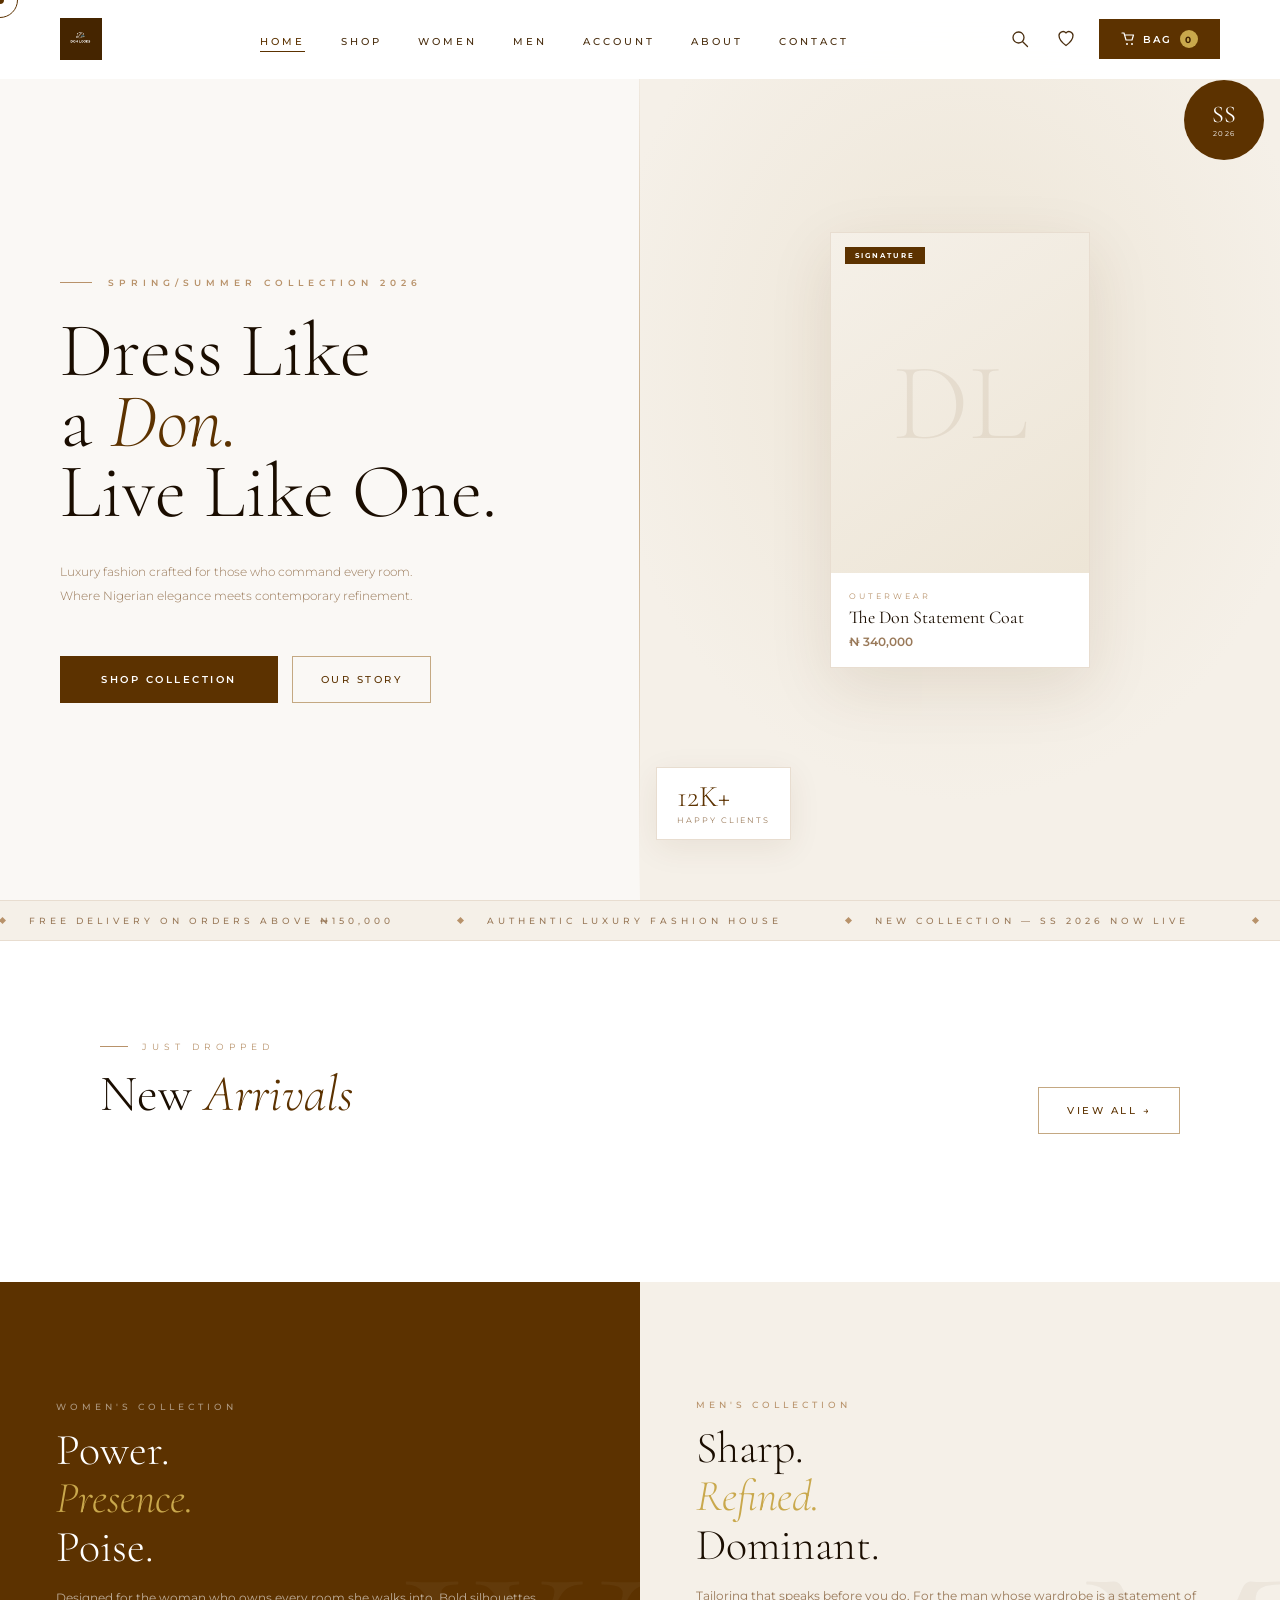
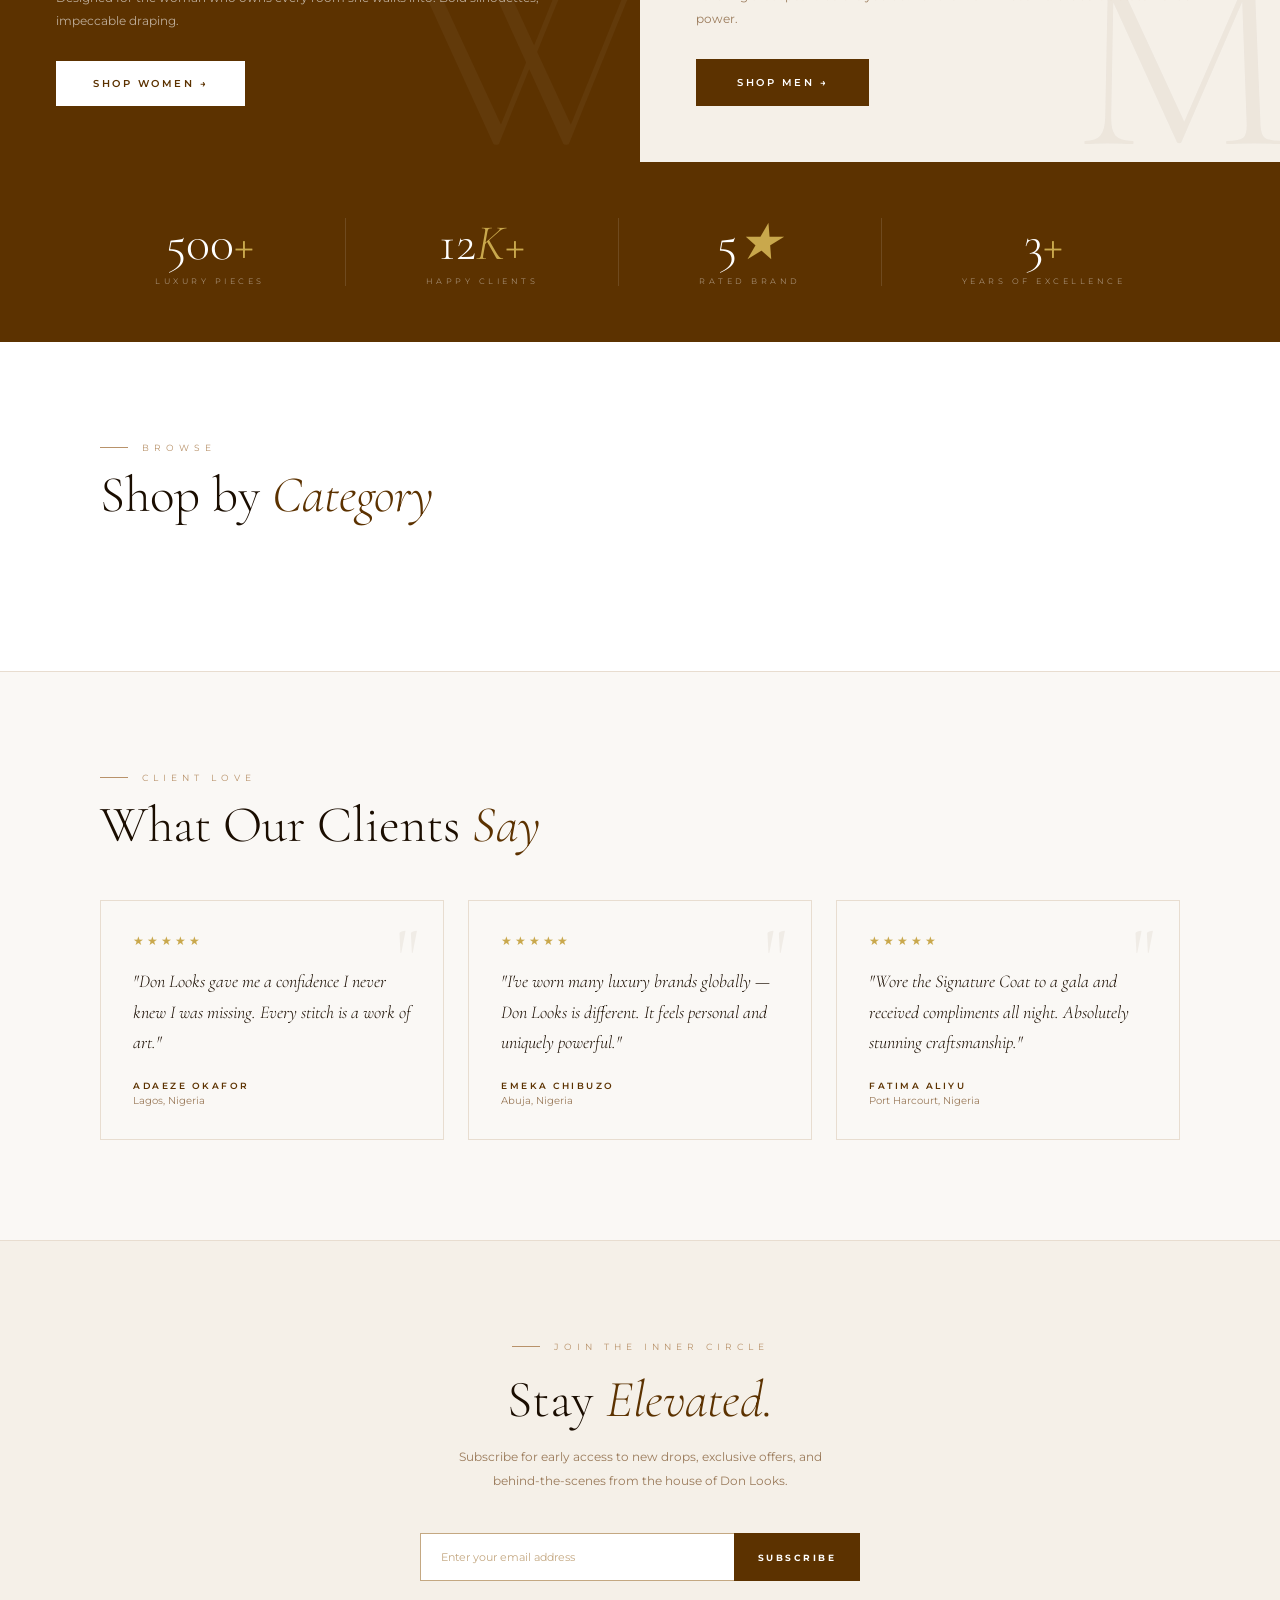
<file: index.html>
<!DOCTYPE html>
<html lang="en">
<head>
<meta charset="UTF-8">
<meta name="viewport" content="width=device-width, initial-scale=1.0">
<title>DON LOOKS — Luxury Fashion House</title>
<link rel="preconnect" href="https://fonts.googleapis.com">
<link href="https://fonts.googleapis.com/css2?family=Cormorant+Garamond:ital,wght@0,300;0,400;0,500;1,300;1,400&family=Montserrat:wght@200;300;400;500;600;700&display=swap" rel="stylesheet">
<link rel="stylesheet" href="styles.css">
<style>
/* HOME SPECIFIC */
.hero{min-height:100vh;display:grid;grid-template-columns:1fr 1fr;position:relative;overflow:hidden;}
.hero-left{display:flex;flex-direction:column;justify-content:center;padding:160px 60px 80px;background:var(--off-white);position:relative;}
.hero-left::after{content:'';position:absolute;right:0;top:0;bottom:0;width:1px;background:linear-gradient(to bottom,transparent,var(--border-strong),transparent);}
.hero-right{background:var(--cream);position:relative;overflow:hidden;display:flex;align-items:center;justify-content:center;}
.hero-right-bg{position:absolute;inset:0;background:radial-gradient(ellipse 80% 70% at 50% 40%,var(--cream-mid) 0%,var(--cream) 70%);}
.hero-eyebrow{font-size:9px;font-weight:600;letter-spacing:5px;text-transform:uppercase;color:var(--brown-light);margin-bottom:28px;display:flex;align-items:center;gap:16px;}
.hero-eyebrow::before{content:'';display:block;width:32px;height:1px;background:var(--brown-light);}
.hero-h1{font-family:'Cormorant Garamond',serif;font-size:clamp(60px,6vw,96px);font-weight:300;line-height:.92;color:var(--text-dark);margin-bottom:32px;}
.hero-h1 em{font-style:italic;color:var(--brown-mid);}
.hero-desc{font-size:12px;font-weight:300;line-height:2;color:var(--text-muted);max-width:380px;margin-bottom:48px;}
.hero-ctas{display:flex;gap:14px;flex-wrap:wrap;}
.hero-visual{position:relative;z-index:2;padding:80px 60px;display:flex;align-items:center;justify-content:center;}
.showcase-card{background:var(--white);border:1px solid var(--border);width:260px;box-shadow:0 20px 60px rgba(90,50,0,.1);}
.showcase-img{height:340px;background:linear-gradient(145deg,var(--cream),var(--cream-mid));display:flex;align-items:center;justify-content:center;position:relative;overflow:hidden;}
.showcase-mono{font-family:'Cormorant Garamond',serif;font-size:110px;font-weight:300;color:rgba(90,50,0,.08);user-select:none;}
.showcase-tag{position:absolute;top:14px;left:14px;background:var(--brown-mid);color:var(--white);font-size:7px;letter-spacing:2px;font-weight:700;padding:4px 10px;text-transform:uppercase;}
.showcase-info{padding:18px;}
.showcase-cat{font-size:8px;letter-spacing:3px;color:var(--brown-light);text-transform:uppercase;margin-bottom:5px;}
.showcase-name{font-family:'Cormorant Garamond',serif;font-size:18px;font-weight:400;color:var(--text-dark);margin-bottom:6px;}
.showcase-price{font-size:12px;color:var(--text-muted);font-weight:600;}
.hero-badge{position:absolute;top:80px;right:16px;width:80px;height:80px;border-radius:50%;background:var(--brown-mid);display:flex;flex-direction:column;align-items:center;justify-content:center;color:var(--white);}
.hero-badge span:first-child{font-family:'Cormorant Garamond',serif;font-size:24px;font-weight:400;line-height:1;}
.hero-badge span:last-child{font-size:7px;letter-spacing:1.5px;font-family:'Montserrat',sans-serif;margin-top:2px;}
.hero-stat{position:absolute;bottom:60px;left:16px;background:var(--white);border:1px solid var(--border);padding:14px 20px;box-shadow:0 8px 32px rgba(90,50,0,.08);}
.hero-stat-num{font-family:'Cormorant Garamond',serif;font-size:30px;font-weight:300;color:var(--brown-mid);line-height:1;}
.hero-stat-lbl{font-size:8px;letter-spacing:2px;color:var(--text-muted);text-transform:uppercase;margin-top:3px;}

.split-promo{display:grid;grid-template-columns:1fr 1fr;}
.split-panel{min-height:480px;display:flex;flex-direction:column;justify-content:flex-end;padding:56px;position:relative;overflow:hidden;cursor:pointer;transition:opacity .3s;}
.split-panel:hover{opacity:.95;}
.split-dark{background:var(--brown-mid);}
.split-light{background:var(--cream);}
.split-glyph{position:absolute;font-family:'Cormorant Garamond',serif;font-size:260px;font-weight:300;line-height:1;bottom:-30px;right:-10px;pointer-events:none;user-select:none;}
.split-dark .split-glyph{color:rgba(255,255,255,.04);}
.split-light .split-glyph{color:rgba(90,50,0,.05);}
.split-ey{font-size:9px;letter-spacing:4px;text-transform:uppercase;margin-bottom:14px;font-weight:500;position:relative;z-index:2;}
.split-dark .split-ey{color:rgba(255,255,255,.5);}
.split-light .split-ey{color:var(--brown-light);}
.split-h{font-family:'Cormorant Garamond',serif;font-size:44px;font-weight:300;line-height:1.1;margin-bottom:16px;position:relative;z-index:2;}
.split-dark .split-h{color:var(--white);}
.split-light .split-h{color:var(--text-dark);}
.split-h em{font-style:italic;color:var(--gold);}
.split-p{font-size:12px;line-height:1.9;margin-bottom:28px;position:relative;z-index:2;}
.split-dark .split-p{color:rgba(255,255,255,.6);}
.split-light .split-p{color:var(--text-muted);}

.stats-bar{background:var(--brown-mid);padding:56px;display:flex;justify-content:center;gap:80px;}
.stat-item{text-align:center;}
.stat-num{font-family:'Cormorant Garamond',serif;font-size:50px;font-weight:300;color:var(--white);line-height:1;}
.stat-num em{font-style:italic;color:var(--gold);}
.stat-lbl{font-size:8px;letter-spacing:3.5px;text-transform:uppercase;color:rgba(255,255,255,.45);margin-top:8px;}
.stat-div{width:1px;background:rgba(255,255,255,.12);align-self:stretch;}

.cats-grid{display:grid;grid-template-columns:repeat(5,1fr);gap:16px;}
.cat-tile{cursor:pointer;}
.cat-tile-img{height:260px;background:var(--cream);border:1px solid var(--border);display:flex;align-items:center;justify-content:center;transition:border-color .35s;position:relative;overflow:hidden;}
.cat-tile:hover .cat-tile-img{border-color:var(--border-strong);}
.cat-letter{font-family:'Cormorant Garamond',serif;font-size:72px;font-weight:300;color:rgba(90,50,0,.1);}
.cat-cover{position:absolute;inset:0;background:rgba(26,13,0,.65);display:flex;flex-direction:column;align-items:center;justify-content:center;opacity:0;transition:opacity .35s;}
.cat-tile:hover .cat-cover{opacity:1;}
.cat-cover-txt{font-size:10px;letter-spacing:3px;color:var(--white);text-transform:uppercase;font-weight:500;}
.cat-cover-arr{color:var(--gold);font-size:20px;margin-top:8px;}
.cat-name{font-family:'Cormorant Garamond',serif;font-size:16px;font-weight:400;color:var(--text-dark);margin-top:10px;text-align:center;}
.cat-cnt{font-size:9px;letter-spacing:2px;color:var(--text-muted);text-align:center;margin-top:3px;}

.testi-grid{display:grid;grid-template-columns:repeat(3,1fr);gap:24px;}
.testi-card{background:var(--off-white);border:1px solid var(--border);padding:32px;position:relative;}
.testi-card::before{content:'"';position:absolute;top:16px;right:24px;font-family:'Cormorant Garamond',serif;font-size:80px;color:rgba(90,50,0,.06);line-height:1;}
.testi-stars{color:var(--gold);font-size:12px;letter-spacing:3px;margin-bottom:18px;}
.testi-q{font-family:'Cormorant Garamond',serif;font-size:18px;font-weight:300;font-style:italic;line-height:1.7;color:var(--text-dark);margin-bottom:22px;}
.testi-author{font-size:9px;letter-spacing:2.5px;text-transform:uppercase;color:var(--brown-mid);font-weight:600;}
.testi-loc{font-size:10px;color:var(--text-muted);margin-top:3px;}

.newsletter{background:var(--cream);border-top:1px solid var(--border);padding:100px 60px;text-align:center;}
.nl-h2{font-family:'Cormorant Garamond',serif;font-size:52px;font-weight:300;color:var(--text-dark);margin-bottom:14px;}
.nl-h2 em{font-style:italic;color:var(--brown-mid);}
.nl-p{font-size:12px;color:var(--text-muted);line-height:2;margin-bottom:40px;max-width:380px;margin-left:auto;margin-right:auto;}
.nl-form{display:flex;justify-content:center;max-width:440px;margin:0 auto;}
.nl-input{flex:1;padding:16px 20px;background:var(--white);border:1px solid var(--border-strong);border-right:none;color:var(--text-dark);font-family:'Montserrat',sans-serif;font-size:11px;outline:none;transition:border-color .3s;}
.nl-input:focus{border-color:var(--brown-mid);}
.nl-input::placeholder{color:var(--text-light);}
.nl-btn{background:var(--brown-mid);color:var(--white);border:none;padding:16px 24px;font-family:'Montserrat',sans-serif;font-size:9px;font-weight:700;letter-spacing:2.5px;text-transform:uppercase;cursor:pointer;transition:background .3s;white-space:nowrap;}
.nl-btn:hover{background:var(--brown-dark);}

@media(max-width:900px){
  .hero{grid-template-columns:1fr;}
  .hero-right{display:none;}
  .hero-left{padding:140px 32px 60px;}
  .split-promo{grid-template-columns:1fr;}
  .cats-grid{grid-template-columns:repeat(3,1fr);}
  .stats-bar{gap:40px;flex-wrap:wrap;padding:40px 24px;}
  .testi-grid{grid-template-columns:1fr;}
}
@media(max-width:600px){
  .cats-grid{grid-template-columns:repeat(2,1fr);}
  .nl-form{flex-direction:column;}
  .nl-input{border-right:1px solid var(--border-strong);border-bottom:none;}
  .newsletter{padding:60px 24px;}
}
</style>
</head>
<body>

<div id="navContainer"></div>

<!-- HERO -->
<section class="hero">
  <div class="hero-left">
    <div class="hero-eyebrow">Spring/Summer Collection 2026</div>
    <h1 class="hero-h1">Dress Like<br>a <em>Don.</em><br>Live Like One.</h1>
    <p class="hero-desc">Luxury fashion crafted for those who command every room. Where Nigerian elegance meets contemporary refinement.</p>
    <div class="hero-ctas">
      <a href="shop.html" class="btn-fill">Shop Collection</a>
      <a href="about.html" class="btn-outline">Our Story</a>
    </div>
  </div>
  <div class="hero-right">
    <div class="hero-right-bg"></div>
    <div class="hero-badge"><span>SS</span><span>2026</span></div>
    <div class="hero-visual">
      <div class="showcase-card" id="heroShowcase" onclick="location.href='product.html?id=1'" style="cursor:pointer">
        <div class="showcase-img">
          <span class="showcase-mono">DL</span>
          <div class="showcase-tag">Signature</div>
        </div>
        <div class="showcase-info">
          <div class="showcase-cat">Outerwear</div>
          <div class="showcase-name">The Don Statement Coat</div>
          <div class="showcase-price">₦ 340,000</div>
        </div>
      </div>
    </div>
    <div class="hero-stat"><div class="hero-stat-num">12K+</div><div class="hero-stat-lbl">Happy Clients</div></div>
  </div>
</section>

<div id="marqueeContainer"></div>

<!-- NEW ARRIVALS -->
<section class="section-pad">
  <div class="container">
    <div style="display:flex;justify-content:space-between;align-items:flex-end;margin-bottom:48px" class="reveal">
      <div>
        <div class="sec-label">Just Dropped</div>
        <h2 class="sec-h2">New <em>Arrivals</em></h2>
      </div>
      <a href="shop.html" class="btn-outline">View All →</a>
    </div>
    <div class="products-grid" id="featuredGrid"></div>
  </div>
</section>

<!-- SPLIT PROMO -->
<section class="split-promo">
  <div class="split-panel split-dark" onclick="location.href='shop.html?cat=Women'">
    <span class="split-glyph">W</span>
    <div class="split-ey">Women's Collection</div>
    <h2 class="split-h">Power.<br><em>Presence.</em><br>Poise.</h2>
    <p class="split-p">Designed for the woman who owns every room she walks into. Bold silhouettes, impeccable draping.</p>
    <span class="btn-white" style="width:fit-content">Shop Women →</span>
  </div>
  <div class="split-panel split-light" onclick="location.href='shop.html?cat=Men'">
    <span class="split-glyph">M</span>
    <div class="split-ey">Men's Collection</div>
    <h2 class="split-h">Sharp.<br><em>Refined.</em><br>Dominant.</h2>
    <p class="split-p">Tailoring that speaks before you do. For the man whose wardrobe is a statement of power.</p>
    <span class="btn-fill" style="width:fit-content">Shop Men →</span>
  </div>
</section>

<!-- STATS -->
<div class="stats-bar">
  <div class="stat-item reveal"><div class="stat-num">500<em>+</em></div><div class="stat-lbl">Luxury Pieces</div></div>
  <div class="stat-div"></div>
  <div class="stat-item reveal" style="transition-delay:.15s"><div class="stat-num">12<em>K+</em></div><div class="stat-lbl">Happy Clients</div></div>
  <div class="stat-div"></div>
  <div class="stat-item reveal" style="transition-delay:.3s"><div class="stat-num">5<em>★</em></div><div class="stat-lbl">Rated Brand</div></div>
  <div class="stat-div"></div>
  <div class="stat-item reveal" style="transition-delay:.45s"><div class="stat-num">3<em>+</em></div><div class="stat-lbl">Years of Excellence</div></div>
</div>

<!-- CATEGORIES -->
<section class="section-pad">
  <div class="container">
    <div style="margin-bottom:48px" class="reveal">
      <div class="sec-label">Browse</div>
      <h2 class="sec-h2">Shop by <em>Category</em></h2>
    </div>
    <div class="cats-grid" id="catsGrid"></div>
  </div>
</section>

<!-- TESTIMONIALS -->
<section style="background:var(--off-white);border-top:1px solid var(--border);padding:100px 0">
  <div class="container">
    <div style="margin-bottom:48px" class="reveal">
      <div class="sec-label">Client Love</div>
      <h2 class="sec-h2">What Our Clients <em>Say</em></h2>
    </div>
    <div class="testi-grid">
      <div class="testi-card reveal"><div class="testi-stars">★★★★★</div><p class="testi-q">"Don Looks gave me a confidence I never knew I was missing. Every stitch is a work of art."</p><div class="testi-author">Adaeze Okafor</div><div class="testi-loc">Lagos, Nigeria</div></div>
      <div class="testi-card reveal" style="transition-delay:.1s"><div class="testi-stars">★★★★★</div><p class="testi-q">"I've worn many luxury brands globally — Don Looks is different. It feels personal and uniquely powerful."</p><div class="testi-author">Emeka Chibuzo</div><div class="testi-loc">Abuja, Nigeria</div></div>
      <div class="testi-card reveal" style="transition-delay:.2s"><div class="testi-stars">★★★★★</div><p class="testi-q">"Wore the Signature Coat to a gala and received compliments all night. Absolutely stunning craftsmanship."</p><div class="testi-author">Fatima Aliyu</div><div class="testi-loc">Port Harcourt, Nigeria</div></div>
    </div>
  </div>
</section>

<!-- NEWSLETTER -->
<div class="newsletter">
  <div class="sec-label" style="justify-content:center;margin-bottom:16px">Join the Inner Circle</div>
  <h2 class="nl-h2">Stay <em>Elevated.</em></h2>
  <p class="nl-p">Subscribe for early access to new drops, exclusive offers, and behind-the-scenes from the house of Don Looks.</p>
  <div class="nl-form">
    <input type="email" class="nl-input" placeholder="Enter your email address" id="nlEmail">
    <button class="nl-btn" onclick="subscribeNewsletter()">Subscribe</button>
  </div>
</div>

<div id="footerContainer"></div>

<script src="data.js"></script>
<script src="app.js"></script>
<script>
document.getElementById('navContainer').innerHTML = renderNav('home');
document.getElementById('marqueeContainer').innerHTML = renderMarquee();
document.getElementById('footerContainer').innerHTML = renderFooter();

// Featured products (first 4 with badges or just first 4)
const featured = DONLOOKS.products.filter(p=>p.badge).slice(0,4);
const toShow = featured.length>=4 ? featured : DONLOOKS.products.slice(0,4);
document.getElementById('featuredGrid').innerHTML = toShow.map(productCardHTML).join('');

// Categories
const catDefs = [
  {name:'Women\'s Wear', filter:'Women', letter:'W'},
  {name:'Men\'s Wear', filter:'Men', letter:'M'},
  {name:'Accessories', filter:'Accessories', letter:'A'},
  {name:'Occasionwear', filter:'Occasionwear', letter:'O'},
  {name:'All Pieces', filter:'All', letter:'DL'},
];
document.getElementById('catsGrid').innerHTML = catDefs.map(c=>`
  <div class="cat-tile reveal" onclick="location.href='shop.html?cat=${c.filter}'">
    <div class="cat-tile-img">
      <span class="cat-letter">${c.letter}</span>
      <div class="cat-cover"><div class="cat-cover-txt">Explore</div><div class="cat-cover-arr">→</div></div>
    </div>
    <div class="cat-name">${c.name}</div>
    <div class="cat-cnt">${c.filter==='All'?DONLOOKS.products.length:DONLOOKS.products.filter(p=>p.gender===c.filter||p.category===c.filter).length} Pieces</div>
  </div>`).join('');

function subscribeNewsletter(){
  const email=document.getElementById('nlEmail').value.trim();
  if(!email||!email.includes('@')){ showToast('Please enter a valid email'); return; }
  showToast('✓ Welcome to the Don Looks inner circle!');
  document.getElementById('nlEmail').value='';
}
</script>
</body>
</html>
</file>
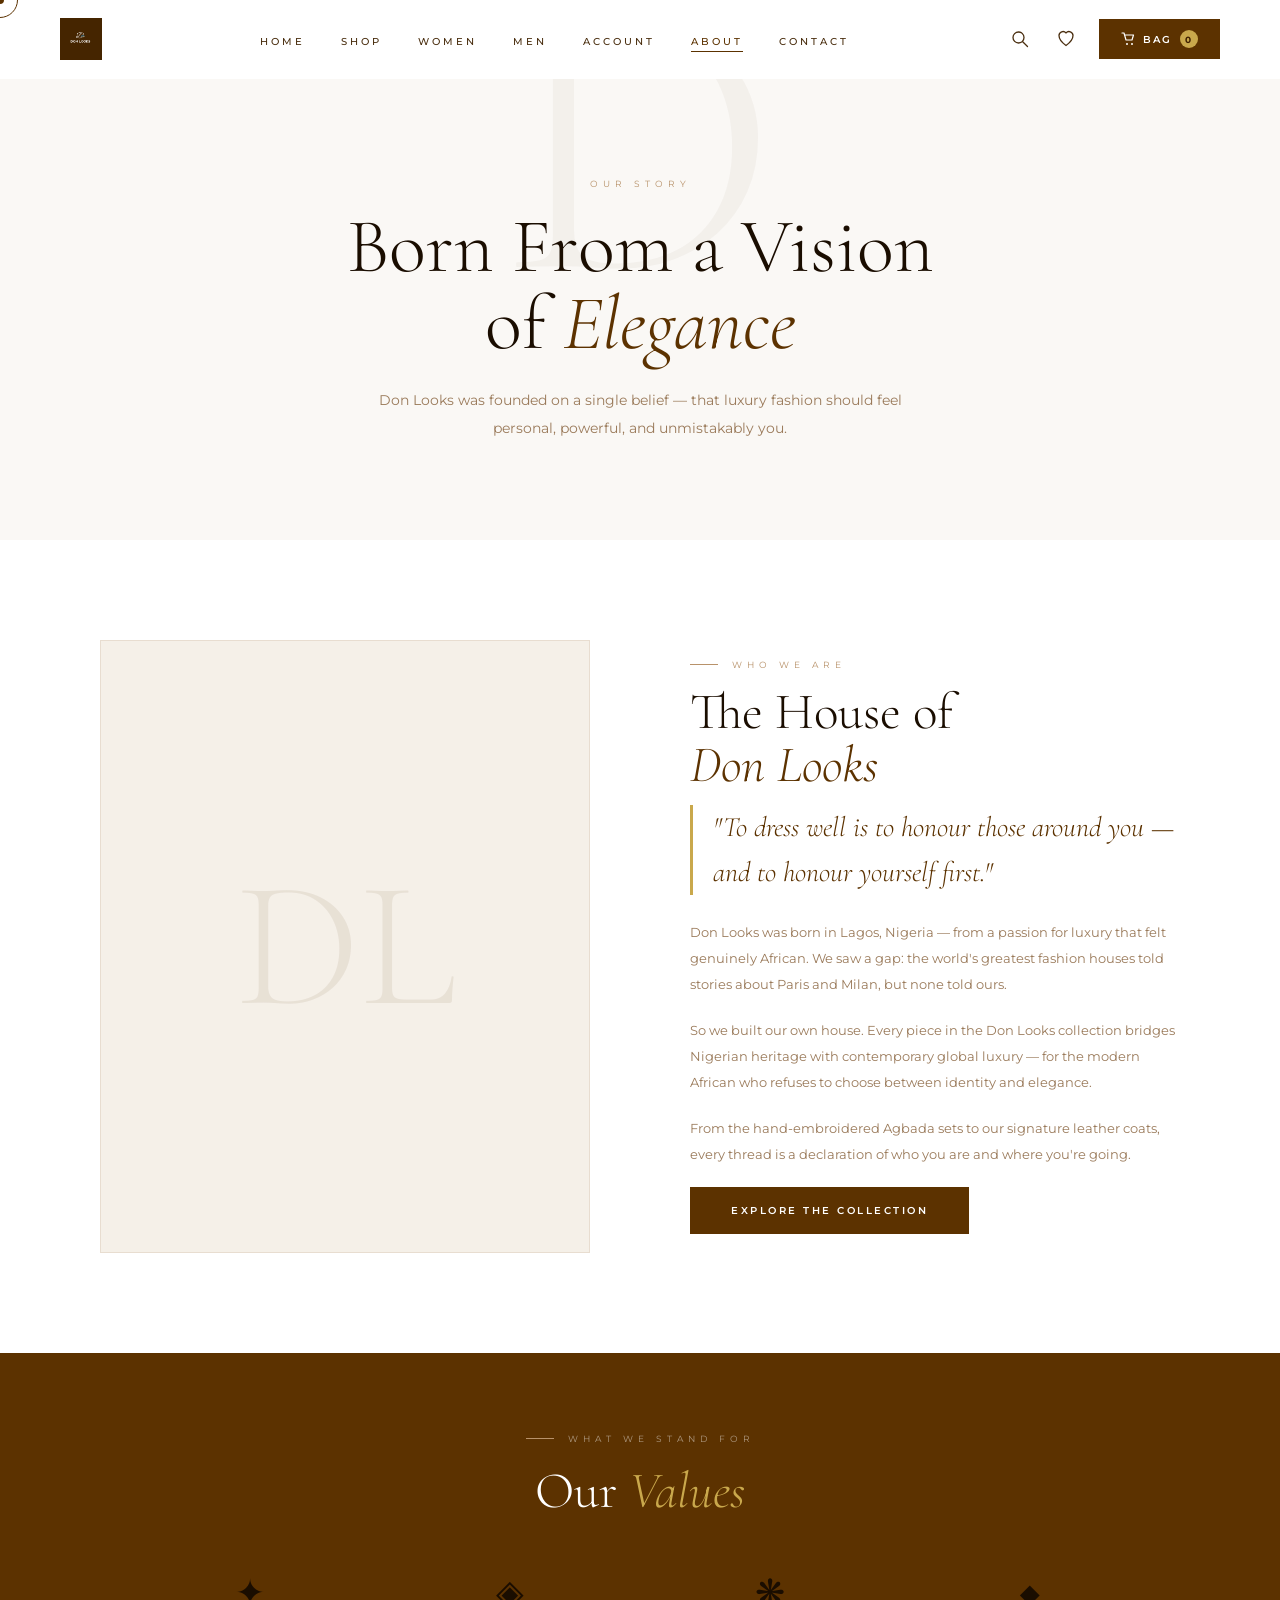
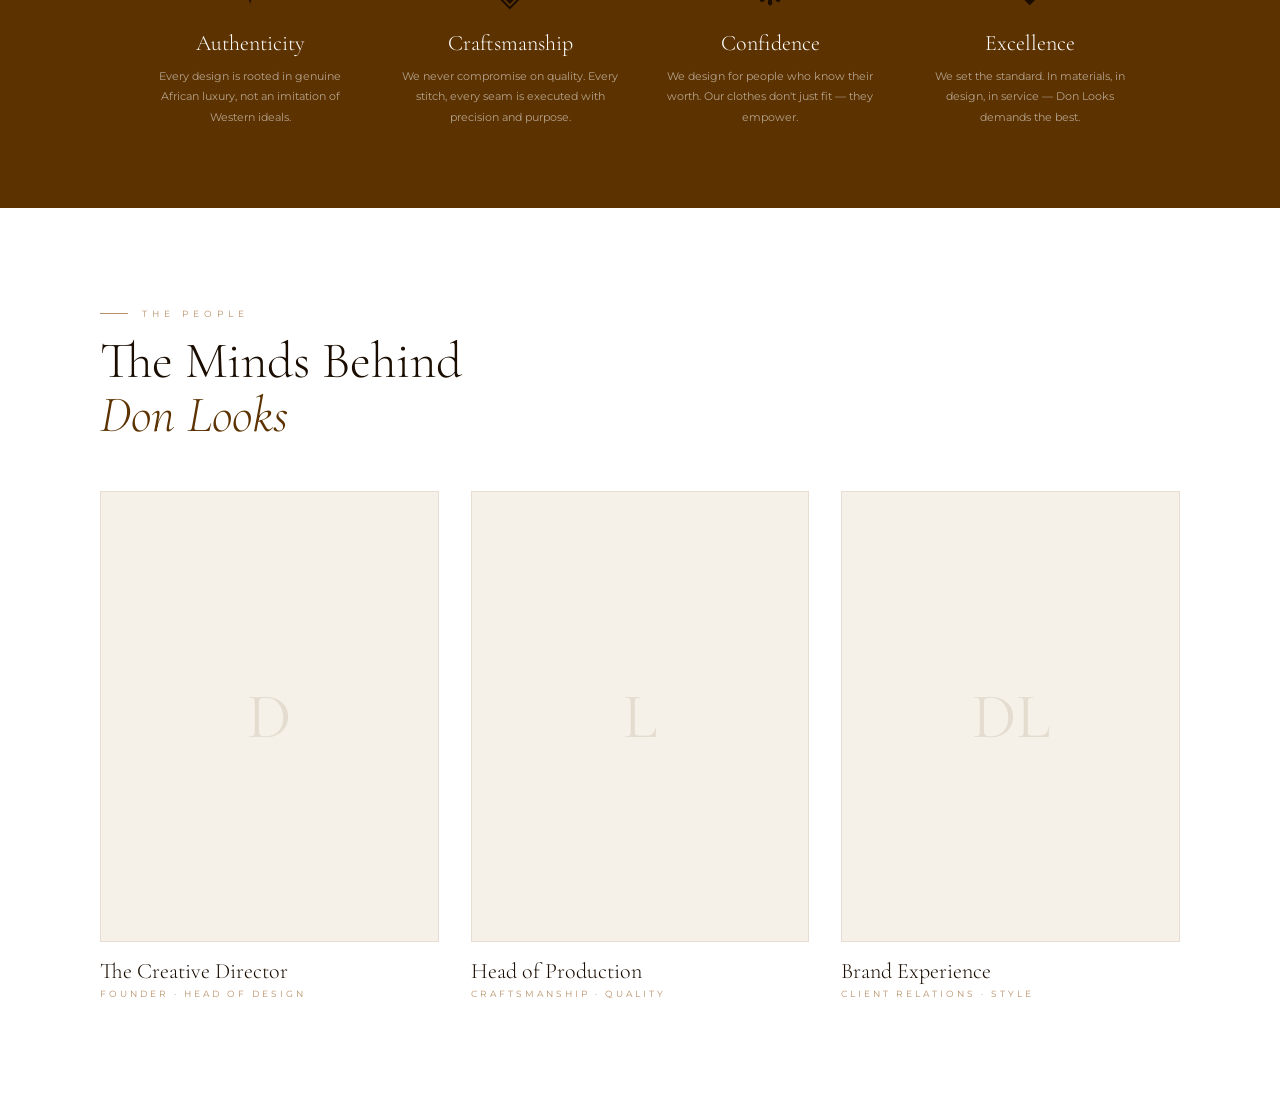
<file: about.html>
<!DOCTYPE html>
<html lang="en">
<head>
<meta charset="UTF-8">
<meta name="viewport" content="width=device-width, initial-scale=1.0">
<title>About — DON LOOKS</title>
<link rel="preconnect" href="https://fonts.googleapis.com">
<link href="https://fonts.googleapis.com/css2?family=Cormorant+Garamond:ital,wght@0,300;0,400;0,500;1,300;1,400&family=Montserrat:wght@300;400;500;600;700&display=swap" rel="stylesheet">
<link rel="stylesheet" href="styles.css">
<style>
.about-hero{min-height:60vh;display:flex;flex-direction:column;align-items:center;justify-content:center;text-align:center;padding:160px 60px 80px;background:var(--off-white);position:relative;overflow:hidden;}
.about-hero-glyph{position:absolute;font-family:'Cormorant Garamond',serif;font-size:400px;font-weight:300;color:rgba(90,50,0,.04);line-height:1;pointer-events:none;user-select:none;top:-60px;}
.about-hero-label{font-size:9px;letter-spacing:5px;text-transform:uppercase;color:var(--brown-light);margin-bottom:20px;}
.about-hero-h1{font-family:'Cormorant Garamond',serif;font-size:clamp(48px,6vw,88px);font-weight:300;color:var(--text-dark);line-height:1;margin-bottom:24px;position:relative;}
.about-hero-h1 em{font-style:italic;color:var(--brown-mid);}
.about-hero-p{font-size:14px;color:var(--text-muted);line-height:2;max-width:560px;position:relative;}

.about-split{display:grid;grid-template-columns:1fr 1fr;gap:100px;align-items:center;padding:100px 0;}
.about-img-block{background:var(--cream);border:1px solid var(--border);aspect-ratio:4/5;display:flex;align-items:center;justify-content:center;position:relative;overflow:hidden;}
.about-img-mono{font-family:'Cormorant Garamond',serif;font-size:180px;font-weight:300;color:rgba(90,50,0,.08);}
.about-img-block img{width:100%;height:100%;object-fit:cover;position:absolute;inset:0;}
.about-quote{font-family:'Cormorant Garamond',serif;font-size:28px;font-style:italic;font-weight:300;color:var(--brown-mid);line-height:1.6;margin-bottom:24px;border-left:3px solid var(--gold);padding-left:20px;}
.about-body{font-size:13px;color:var(--text-muted);line-height:2;margin-bottom:20px;}

.values-section{background:var(--brown-mid);padding:80px 60px;text-align:center;}
.values-grid{display:grid;grid-template-columns:repeat(4,1fr);gap:40px;max-width:1000px;margin:48px auto 0;}
.value-item{}
.value-icon{font-size:36px;margin-bottom:16px;}
.value-name{font-family:'Cormorant Garamond',serif;font-size:22px;font-weight:300;color:var(--white);margin-bottom:10px;}
.value-desc{font-size:11px;color:rgba(255,255,255,.55);line-height:1.9;}

.team-section{padding:100px 0;}
.team-grid{display:grid;grid-template-columns:repeat(3,1fr);gap:32px;margin-top:48px;}
.team-card{}
.team-img{aspect-ratio:3/4;background:var(--cream);border:1px solid var(--border);display:flex;align-items:center;justify-content:center;margin-bottom:16px;font-family:'Cormorant Garamond',serif;font-size:64px;color:rgba(90,50,0,.1);}
.team-name{font-family:'Cormorant Garamond',serif;font-size:22px;font-weight:300;color:var(--text-dark);margin-bottom:4px;}
.team-role{font-size:9px;letter-spacing:3px;text-transform:uppercase;color:var(--brown-light);}

@media(max-width:900px){
  .about-split{grid-template-columns:1fr;gap:40px;padding:60px 0;}
  .values-grid{grid-template-columns:repeat(2,1fr);}
  .team-grid{grid-template-columns:1fr 1fr;}
}
@media(max-width:600px){
  .values-grid{grid-template-columns:1fr 1fr;gap:24px;}
  .team-grid{grid-template-columns:1fr;}
  .values-section{padding:60px 24px;}
}
</style>
</head>
<body>
<div id="navContainer"></div>

<div class="about-hero">
  <div class="about-hero-glyph">D</div>
  <div class="about-hero-label">Our Story</div>
  <h1 class="about-hero-h1">Born From a Vision<br>of <em>Elegance</em></h1>
  <p class="about-hero-p">Don Looks was founded on a single belief — that luxury fashion should feel personal, powerful, and unmistakably you.</p>
</div>

<div class="container">
  <div class="about-split">
    <div class="about-img-block reveal">
      <div class="about-img-mono">DL</div>
    </div>
    <div class="reveal" style="transition-delay:.2s">
      <div class="sec-label">Who We Are</div>
      <h2 class="sec-h2">The House of<br><em>Don Looks</em></h2>
      <p class="about-quote">"To dress well is to honour those around you — and to honour yourself first."</p>
      <p class="about-body">Don Looks was born in Lagos, Nigeria — from a passion for luxury that felt genuinely African. We saw a gap: the world's greatest fashion houses told stories about Paris and Milan, but none told ours.</p>
      <p class="about-body">So we built our own house. Every piece in the Don Looks collection bridges Nigerian heritage with contemporary global luxury — for the modern African who refuses to choose between identity and elegance.</p>
      <p class="about-body">From the hand-embroidered Agbada sets to our signature leather coats, every thread is a declaration of who you are and where you're going.</p>
      <a href="shop.html" class="btn-fill">Explore the Collection</a>
    </div>
  </div>
</div>

<div class="values-section">
  <div class="sec-label" style="justify-content:center;color:rgba(255,255,255,.5)">What We Stand For</div>
  <h2 style="font-family:'Cormorant Garamond',serif;font-size:clamp(36px,4vw,52px);font-weight:300;color:var(--white)">Our <em style="font-style:italic;color:var(--gold)">Values</em></h2>
  <div class="values-grid">
    <div class="value-item reveal"><div class="value-icon">✦</div><div class="value-name">Authenticity</div><div class="value-desc">Every design is rooted in genuine African luxury, not an imitation of Western ideals.</div></div>
    <div class="value-item reveal" style="transition-delay:.1s"><div class="value-icon">◈</div><div class="value-name">Craftsmanship</div><div class="value-desc">We never compromise on quality. Every stitch, every seam is executed with precision and purpose.</div></div>
    <div class="value-item reveal" style="transition-delay:.2s"><div class="value-icon">❋</div><div class="value-name">Confidence</div><div class="value-desc">We design for people who know their worth. Our clothes don't just fit — they empower.</div></div>
    <div class="value-item reveal" style="transition-delay:.3s"><div class="value-icon">◆</div><div class="value-name">Excellence</div><div class="value-desc">We set the standard. In materials, in design, in service — Don Looks demands the best.</div></div>
  </div>
</div>

<div class="container">
  <div class="team-section">
    <div class="sec-label">The People</div>
    <h2 class="sec-h2">The Minds Behind<br><em>Don Looks</em></h2>
    <div class="team-grid">
      <div class="team-card reveal">
        <div class="team-img">D</div>
        <div class="team-name">The Creative Director</div>
        <div class="team-role">Founder · Head of Design</div>
      </div>
      <div class="team-card reveal" style="transition-delay:.1s">
        <div class="team-img">L</div>
        <div class="team-name">Head of Production</div>
        <div class="team-role">Craftsmanship · Quality</div>
      </div>
      <div class="team-card reveal" style="transition-delay:.2s">
        <div class="team-img">DL</div>
        <div class="team-name">Brand Experience</div>
        <div class="team-role">Client Relations · Style</div>
      </div>
    </div>
  </div>
</div>

<div id="footerContainer"></div>
<script src="data.js"></script>
<script src="app.js"></script>
<script>
document.getElementById('navContainer').innerHTML = renderNav('about');
document.getElementById('footerContainer').innerHTML = renderFooter();
</script>
</body>
</html>
</file>
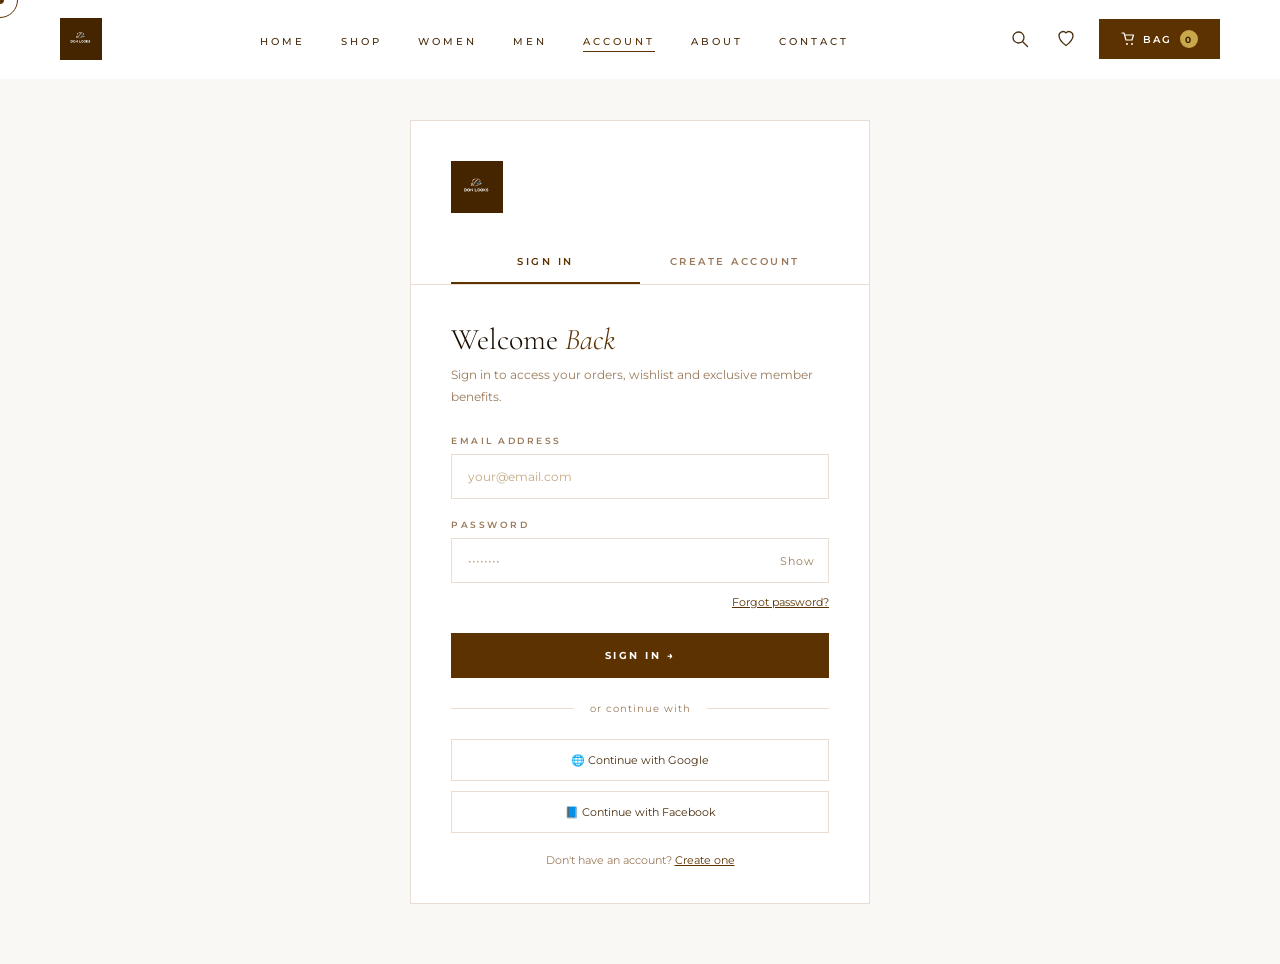
<file: account.html>
<!DOCTYPE html>
<html lang="en">
<head>
<meta charset="UTF-8">
<meta name="viewport" content="width=device-width, initial-scale=1.0">
<title>My Account — DON LOOKS</title>
<link rel="preconnect" href="https://fonts.googleapis.com">
<link href="https://fonts.googleapis.com/css2?family=Cormorant+Garamond:ital,wght@0,300;0,400;0,500;1,300;1,400&family=Montserrat:wght@200;300;400;500;600;700&display=swap" rel="stylesheet">
<link rel="stylesheet" href="styles.css">
<style>
/* ── AUTH SCREENS ── */
.auth-wrap{min-height:100vh;display:flex;align-items:center;justify-content:center;padding:120px 24px 60px;background:var(--off-white);}
.auth-box{background:var(--white);border:1px solid var(--border);width:100%;max-width:460px;}
.auth-header{padding:40px 40px 0;text-align:center;border-bottom:1px solid var(--border);margin-bottom:0;}
.auth-logo{height:52px;width:auto;object-fit:contain;margin-bottom:20px;}
.auth-tabs{display:flex;margin-top:28px;}
.auth-tab{flex:1;padding:14px;font-size:10px;letter-spacing:2.5px;text-transform:uppercase;font-weight:600;font-family:'Montserrat',sans-serif;background:none;border:none;color:var(--text-muted);cursor:pointer;border-bottom:2px solid transparent;transition:all .3s;}
.auth-tab.active{color:var(--brown-mid);border-bottom-color:var(--brown-mid);}
.auth-body{padding:36px 40px;}
.auth-title{font-family:'Cormorant Garamond',serif;font-size:30px;font-weight:300;color:var(--text-dark);margin-bottom:6px;}
.auth-title em{font-style:italic;color:var(--brown-mid);}
.auth-sub{font-size:12px;color:var(--text-muted);margin-bottom:28px;line-height:1.8;}
.auth-btn{width:100%;padding:16px;background:var(--brown-mid);color:white;border:none;font-family:'Montserrat',sans-serif;font-size:10px;font-weight:700;letter-spacing:2.5px;text-transform:uppercase;cursor:pointer;margin-top:4px;transition:background .3s;}
.auth-btn:hover{background:var(--brown-dark);}
.auth-divider{display:flex;align-items:center;gap:16px;margin:24px 0;font-size:10px;color:var(--text-muted);letter-spacing:1px;}
.auth-divider::before,.auth-divider::after{content:'';flex:1;height:1px;background:var(--border);}
.social-auth{display:flex;flex-direction:column;gap:10px;}
.social-auth-btn{width:100%;padding:13px;border:1px solid var(--border);background:none;font-family:'Montserrat',sans-serif;font-size:11px;color:var(--text-mid);cursor:pointer;display:flex;align-items:center;justify-content:center;gap:10px;transition:border-color .3s;}
.social-auth-btn:hover{border-color:var(--brown-mid);}
.auth-footer-link{text-align:center;margin-top:20px;font-size:11px;color:var(--text-muted);}
.auth-footer-link a{color:var(--brown-mid);text-decoration:underline;cursor:pointer;}
.password-wrap{position:relative;}
.password-toggle{position:absolute;right:14px;top:50%;transform:translateY(-50%);background:none;border:none;cursor:pointer;color:var(--text-muted);font-size:11px;letter-spacing:1px;font-family:'Montserrat',sans-serif;}
.strength-bar{height:3px;background:var(--border);margin-top:6px;border-radius:2px;overflow:hidden;}
.strength-fill{height:100%;width:0;transition:width .4s,background .4s;}
.strength-label{font-size:9px;color:var(--text-muted);margin-top:4px;letter-spacing:1px;}

/* ── DASHBOARD ── */
.dashboard-wrap{display:none;padding:100px 0 80px;}
.dash-sidebar{width:260px;flex-shrink:0;}
.dash-user-card{background:var(--brown-mid);padding:28px;margin-bottom:20px;color:var(--white);text-align:center;}
.dash-avatar{width:72px;height:72px;border-radius:50%;background:rgba(255,255,255,.15);display:flex;align-items:center;justify-content:center;font-family:'Cormorant Garamond',serif;font-size:28px;font-weight:300;color:var(--white);margin:0 auto 14px;}
.dash-user-name{font-family:'Cormorant Garamond',serif;font-size:22px;font-weight:300;margin-bottom:4px;}
.dash-user-email{font-size:10px;color:rgba(255,255,255,.55);letter-spacing:1px;}
.dash-member-badge{display:inline-block;margin-top:12px;background:var(--gold);color:var(--brown-dark);font-size:8px;letter-spacing:2px;font-weight:700;padding:4px 12px;text-transform:uppercase;}
.dash-nav{background:var(--off-white);border:1px solid var(--border);}
.dash-nav-item{display:flex;align-items:center;gap:14px;padding:16px 20px;font-size:11px;font-weight:500;letter-spacing:1px;color:var(--text-muted);cursor:pointer;border-bottom:1px solid var(--border);transition:all .3s;background:none;border-left:3px solid transparent;width:100%;font-family:'Montserrat',sans-serif;text-align:left;}
.dash-nav-item:last-child{border-bottom:none;}
.dash-nav-item:hover{color:var(--brown-mid);background:var(--white);}
.dash-nav-item.active{color:var(--brown-mid);background:var(--white);border-left-color:var(--brown-mid);}
.dash-nav-item .icon{font-size:16px;width:20px;text-align:center;}
.dash-main{flex:1;min-width:0;}
.dash-layout{display:flex;gap:32px;max-width:1200px;margin:0 auto;padding:0 60px;}

.dash-panel{display:none;}
.dash-panel.active{display:block;}
.dash-panel-title{font-family:'Cormorant Garamond',serif;font-size:36px;font-weight:300;color:var(--text-dark);margin-bottom:8px;}
.dash-panel-title em{font-style:italic;color:var(--brown-mid);}
.dash-panel-sub{font-size:12px;color:var(--text-muted);margin-bottom:36px;line-height:1.8;}
.dash-panel-header{display:flex;justify-content:space-between;align-items:flex-end;margin-bottom:28px;padding-bottom:20px;border-bottom:1px solid var(--border);}

/* Overview cards */
.overview-grid{display:grid;grid-template-columns:repeat(3,1fr);gap:20px;margin-bottom:36px;}
.overview-card{background:var(--off-white);border:1px solid var(--border);padding:24px;}
.overview-num{font-family:'Cormorant Garamond',serif;font-size:40px;font-weight:300;color:var(--brown-mid);line-height:1;margin-bottom:6px;}
.overview-lbl{font-size:9px;letter-spacing:3px;text-transform:uppercase;color:var(--text-muted);}

/* Orders */
.order-card{border:1px solid var(--border);margin-bottom:20px;}
.order-card-header{display:flex;justify-content:space-between;align-items:center;padding:16px 20px;background:var(--off-white);border-bottom:1px solid var(--border);}
.order-ref{font-size:11px;font-weight:700;color:var(--text-dark);letter-spacing:1px;}
.order-date{font-size:11px;color:var(--text-muted);}
.order-status{font-size:8px;letter-spacing:2px;text-transform:uppercase;font-weight:700;padding:4px 12px;}
.status-processing{background:rgba(201,168,76,.15);color:#8a6400;}
.status-shipped{background:rgba(45,122,79,.12);color:var(--success);}
.status-delivered{background:rgba(90,50,0,.1);color:var(--brown-mid);}
.order-card-body{padding:16px 20px;}
.order-item-row{display:flex;gap:14px;align-items:center;padding:10px 0;border-bottom:1px solid var(--border);}
.order-item-row:last-child{border-bottom:none;}
.order-item-img{width:52px;height:64px;background:var(--cream);border:1px solid var(--border);display:flex;align-items:center;justify-content:center;font-family:'Cormorant Garamond',serif;font-size:16px;color:rgba(90,50,0,.15);flex-shrink:0;}
.order-item-name{font-size:13px;color:var(--text-dark);font-weight:500;margin-bottom:3px;}
.order-item-meta{font-size:10px;color:var(--text-muted);}
.order-item-price{margin-left:auto;font-size:13px;font-weight:600;color:var(--text-dark);white-space:nowrap;}
.order-card-footer{display:flex;justify-content:space-between;align-items:center;padding:14px 20px;border-top:1px solid var(--border);background:var(--off-white);}
.order-total-label{font-size:10px;color:var(--text-muted);letter-spacing:1px;text-transform:uppercase;}
.order-total-val{font-family:'Cormorant Garamond',serif;font-size:22px;font-weight:300;color:var(--text-dark);}

/* Wishlist in dashboard */
.wish-grid{display:grid;grid-template-columns:repeat(3,1fr);gap:20px;}

/* Profile form */
.profile-grid{display:grid;grid-template-columns:1fr 1fr;gap:20px;}
.profile-section-title{font-size:9px;letter-spacing:4px;text-transform:uppercase;color:var(--text-dark);font-weight:700;margin:28px 0 16px;padding-bottom:12px;border-bottom:1px solid var(--border);}
.save-btn{padding:14px 36px;background:var(--brown-mid);color:white;border:none;font-family:'Montserrat',sans-serif;font-size:10px;font-weight:700;letter-spacing:2.5px;text-transform:uppercase;cursor:pointer;transition:background .3s;margin-top:8px;}
.save-btn:hover{background:var(--brown-dark);}
.logout-btn{padding:12px 24px;background:none;color:var(--error);border:1px solid rgba(192,57,43,.3);font-family:'Montserrat',sans-serif;font-size:10px;font-weight:600;letter-spacing:2px;text-transform:uppercase;cursor:pointer;transition:all .3s;}
.logout-btn:hover{background:rgba(192,57,43,.05);border-color:var(--error);}

/* Address cards */
.address-grid{display:grid;grid-template-columns:1fr 1fr;gap:20px;margin-bottom:24px;}
.address-card{background:var(--off-white);border:1px solid var(--border);padding:20px;position:relative;}
.address-card.default{border-color:var(--brown-mid);}
.address-default-badge{position:absolute;top:12px;right:12px;background:var(--brown-mid);color:white;font-size:7px;letter-spacing:2px;font-weight:700;padding:3px 8px;text-transform:uppercase;}
.address-name{font-weight:600;font-size:13px;color:var(--text-dark);margin-bottom:8px;}
.address-text{font-size:12px;color:var(--text-muted);line-height:1.8;}

@media(max-width:960px){.dash-layout{flex-direction:column;padding:0 24px;}.dash-sidebar{width:100%;}.overview-grid{grid-template-columns:1fr 1fr;}.wish-grid{grid-template-columns:repeat(2,1fr);}}
@media(max-width:600px){.profile-grid{grid-template-columns:1fr;}.address-grid{grid-template-columns:1fr;}.overview-grid{grid-template-columns:1fr;}.auth-body{padding:28px 24px;}.auth-header{padding:28px 24px 0;}}
</style>
</head>
<body>
<div id="navContainer"></div>

<!-- ═══════════ AUTH SECTION ═══════════ -->
<div class="auth-wrap" id="authWrap">
  <div class="auth-box">
    <div class="auth-header">
      <img src="" alt="Don Looks" class="auth-logo dl-logo">
      <div class="auth-tabs">
        <button class="auth-tab active" id="tabLogin" onclick="switchAuthTab('login')">Sign In</button>
        <button class="auth-tab" id="tabRegister" onclick="switchAuthTab('register')">Create Account</button>
      </div>
    </div>

    <!-- LOGIN -->
    <div class="auth-body" id="loginPanel">
      <h2 class="auth-title">Welcome <em>Back</em></h2>
      <p class="auth-sub">Sign in to access your orders, wishlist and exclusive member benefits.</p>
      <div class="form-group">
        <label class="form-label">Email Address</label>
        <input type="email" class="form-input" id="loginEmail" placeholder="your@email.com">
      </div>
      <div class="form-group">
        <label class="form-label">Password</label>
        <div class="password-wrap">
          <input type="password" class="form-input" id="loginPwd" placeholder="••••••••" style="padding-right:60px">
          <button class="password-toggle" onclick="togglePwd('loginPwd',this)">Show</button>
        </div>
      </div>
      <div style="display:flex;justify-content:flex-end;margin:-8px 0 20px">
        <a style="font-size:11px;color:var(--brown-mid);text-decoration:underline;cursor:pointer" onclick="showForgot()">Forgot password?</a>
      </div>
      <button class="auth-btn" onclick="doLogin()">Sign In →</button>
      <div class="auth-divider">or continue with</div>
      <div class="social-auth">
        <button class="social-auth-btn" onclick="doSocialLogin('Google')">🌐 Continue with Google</button>
        <button class="social-auth-btn" onclick="doSocialLogin('Facebook')">📘 Continue with Facebook</button>
      </div>
      <div class="auth-footer-link">Don't have an account? <a onclick="switchAuthTab('register')">Create one</a></div>
    </div>

    <!-- REGISTER -->
    <div class="auth-body" id="registerPanel" style="display:none">
      <h2 class="auth-title">Join Don <em>Looks</em></h2>
      <p class="auth-sub">Create your account to enjoy exclusive member benefits, order tracking and early access to new collections.</p>
      <div style="display:grid;grid-template-columns:1fr 1fr;gap:12px">
        <div class="form-group">
          <label class="form-label">First Name</label>
          <input type="text" class="form-input" id="regFirst" placeholder="Adaeze">
        </div>
        <div class="form-group">
          <label class="form-label">Last Name</label>
          <input type="text" class="form-input" id="regLast" placeholder="Okafor">
        </div>
      </div>
      <div class="form-group">
        <label class="form-label">Email Address</label>
        <input type="email" class="form-input" id="regEmail" placeholder="your@email.com">
      </div>
      <div class="form-group">
        <label class="form-label">Phone Number</label>
        <input type="tel" class="form-input" id="regPhone" placeholder="+234 800 000 0000">
      </div>
      <div class="form-group">
        <label class="form-label">Password</label>
        <div class="password-wrap">
          <input type="password" class="form-input" id="regPwd" placeholder="Min. 8 characters" style="padding-right:60px" oninput="checkStrength(this.value)">
          <button class="password-toggle" onclick="togglePwd('regPwd',this)">Show</button>
        </div>
        <div class="strength-bar"><div class="strength-fill" id="strengthFill"></div></div>
        <div class="strength-label" id="strengthLabel"></div>
      </div>
      <div class="form-group" style="display:flex;align-items:flex-start;gap:10px;margin-top:4px">
        <input type="checkbox" id="regTerms" style="margin-top:3px;accent-color:var(--brown-mid);width:15px;height:15px;flex-shrink:0">
        <label for="regTerms" style="font-size:11px;color:var(--text-muted);line-height:1.7;cursor:pointer">I agree to the <a href="#" style="color:var(--brown-mid)">Terms of Service</a> and <a href="#" style="color:var(--brown-mid)">Privacy Policy</a></label>
      </div>
      <button class="auth-btn" onclick="doRegister()" style="margin-top:16px">Create Account →</button>
      <div class="auth-footer-link">Already have an account? <a onclick="switchAuthTab('login')">Sign in</a></div>
    </div>
  </div>
</div>

<!-- ═══════════ DASHBOARD ═══════════ -->
<div class="dashboard-wrap" id="dashboardWrap">
  <div class="dash-layout">

    <!-- SIDEBAR -->
    <div class="dash-sidebar">
      <div class="dash-user-card">
        <div class="dash-avatar" id="dashAvatar">A</div>
        <div class="dash-user-name" id="dashName">Welcome</div>
        <div class="dash-user-email" id="dashEmail"></div>
        <div class="dash-member-badge">✦ Don Member</div>
      </div>
      <div class="dash-nav">
        <button class="dash-nav-item active" onclick="switchPanel('overview',this)"><span class="icon">⊞</span>Overview</button>
        <button class="dash-nav-item" onclick="switchPanel('orders',this)"><span class="icon">📦</span>My Orders</button>
        <button class="dash-nav-item" onclick="switchPanel('wishlist',this)"><span class="icon">♡</span>Wishlist</button>
        <button class="dash-nav-item" onclick="switchPanel('addresses',this)"><span class="icon">📍</span>Addresses</button>
        <button class="dash-nav-item" onclick="switchPanel('profile',this)"><span class="icon">◎</span>Profile & Security</button>
        <button class="dash-nav-item" style="color:var(--error)" onclick="doLogout()"><span class="icon">↩</span>Sign Out</button>
      </div>
    </div>

    <!-- MAIN PANELS -->
    <div class="dash-main">

      <!-- OVERVIEW -->
      <div class="dash-panel active" id="panel-overview">
        <div class="dash-panel-header">
          <div>
            <h2 class="dash-panel-title">Good to see you, <em id="greetName">Don</em></h2>
            <p class="dash-panel-sub">Here's a summary of your Don Looks account.</p>
          </div>
        </div>
        <div class="overview-grid">
          <div class="overview-card"><div class="overview-num" id="ovOrders">0</div><div class="overview-lbl">Total Orders</div></div>
          <div class="overview-card"><div class="overview-num" id="ovWish">0</div><div class="overview-lbl">Wishlist Items</div></div>
          <div class="overview-card"><div class="overview-num" id="ovSpend">₦0</div><div class="overview-lbl">Total Spent</div></div>
        </div>
        <div style="background:var(--cream);border:1px solid var(--border);padding:28px;margin-bottom:24px">
          <div style="display:flex;align-items:center;gap:16px;margin-bottom:16px">
            <div style="font-size:24px">✦</div>
            <div>
              <div style="font-size:10px;letter-spacing:3px;text-transform:uppercase;color:var(--brown-light);font-weight:600;margin-bottom:4px">Member Benefits</div>
              <div style="font-family:'Cormorant Garamond',serif;font-size:22px;font-weight:300;color:var(--text-dark)">You're a <em style="font-style:italic;color:var(--brown-mid)">Don Member</em></div>
            </div>
          </div>
          <div style="font-size:12px;color:var(--text-muted);line-height:2">Enjoy early access to new collections, exclusive member pricing, free standard delivery on all orders, and priority customer support.</div>
        </div>
        <div style="display:flex;gap:14px;flex-wrap:wrap">
          <button class="btn-fill" onclick="location.href='shop.html'">Shop Now</button>
          <button class="btn-outline" onclick="switchPanel('orders',document.querySelector('.dash-nav-item:nth-child(2)'))">View Orders</button>
        </div>
      </div>

      <!-- ORDERS -->
      <div class="dash-panel" id="panel-orders">
        <div class="dash-panel-header">
          <div>
            <h2 class="dash-panel-title">My <em>Orders</em></h2>
            <p class="dash-panel-sub">Track and manage all your Don Looks purchases.</p>
          </div>
          <a href="shop.html" class="btn-outline" style="font-size:10px">Shop More →</a>
        </div>
        <div id="ordersContainer"></div>
      </div>

      <!-- WISHLIST -->
      <div class="dash-panel" id="panel-wishlist">
        <div class="dash-panel-header">
          <div>
            <h2 class="dash-panel-title">My <em>Wishlist</em></h2>
            <p class="dash-panel-sub">Your saved pieces, waiting for you.</p>
          </div>
        </div>
        <div class="wish-grid" id="dashWishGrid"></div>
        <div id="dashWishEmpty" style="display:none">
          <div class="empty-state">
            <div class="empty-state-icon">♡</div>
            <h3>Nothing saved yet</h3>
            <p>Browse the collection and tap the heart on any piece to save it here.</p>
            <a href="shop.html" class="btn-fill">Explore Collection</a>
          </div>
        </div>
      </div>

      <!-- ADDRESSES -->
      <div class="dash-panel" id="panel-addresses">
        <div class="dash-panel-header">
          <div>
            <h2 class="dash-panel-title">My <em>Addresses</em></h2>
            <p class="dash-panel-sub">Manage your saved delivery addresses.</p>
          </div>
          <button class="btn-outline" style="font-size:10px" onclick="showAddressForm()">+ Add New</button>
        </div>
        <div class="address-grid" id="addressGrid"></div>
        <div id="addressFormWrap" style="display:none">
          <div class="profile-section-title">New Address</div>
          <div class="profile-grid">
            <div class="form-group"><label class="form-label">Full Name</label><input type="text" class="form-input" id="addrName" placeholder="Full name"></div>
            <div class="form-group"><label class="form-label">Phone</label><input type="text" class="form-input" id="addrPhone" placeholder="+234 ..."></div>
            <div class="form-group" style="grid-column:1/-1"><label class="form-label">Street Address</label><input type="text" class="form-input" id="addrStreet" placeholder="Street address"></div>
            <div class="form-group"><label class="form-label">City</label><input type="text" class="form-input" id="addrCity" placeholder="City"></div>
            <div class="form-group"><label class="form-label">State</label><input type="text" class="form-input" id="addrState" placeholder="State"></div>
          </div>
          <div style="display:flex;gap:12px;margin-top:8px">
            <button class="save-btn" onclick="saveAddress()">Save Address</button>
            <button class="btn-outline" style="font-size:10px" onclick="document.getElementById('addressFormWrap').style.display='none'">Cancel</button>
          </div>
        </div>
      </div>

      <!-- PROFILE -->
      <div class="dash-panel" id="panel-profile">
        <div class="dash-panel-header">
          <div>
            <h2 class="dash-panel-title">Profile & <em>Security</em></h2>
            <p class="dash-panel-sub">Manage your personal details and account settings.</p>
          </div>
        </div>

        <div class="profile-section-title">Personal Information</div>
        <div class="profile-grid">
          <div class="form-group"><label class="form-label">First Name</label><input type="text" class="form-input" id="profFirst"></div>
          <div class="form-group"><label class="form-label">Last Name</label><input type="text" class="form-input" id="profLast"></div>
          <div class="form-group"><label class="form-label">Email Address</label><input type="email" class="form-input" id="profEmail"></div>
          <div class="form-group"><label class="form-label">Phone Number</label><input type="tel" class="form-input" id="profPhone"></div>
          <div class="form-group"><label class="form-label">Date of Birth</label><input type="date" class="form-input" id="profDob"></div>
          <div class="form-group"><label class="form-label">Gender</label>
            <select class="form-select" id="profGender"><option value="">Prefer not to say</option><option>Female</option><option>Male</option><option>Non-binary</option></select>
          </div>
        </div>
        <button class="save-btn" onclick="saveProfile()">Save Changes</button>

        <div class="profile-section-title">Change Password</div>
        <div style="max-width:420px">
          <div class="form-group"><label class="form-label">Current Password</label><div class="password-wrap"><input type="password" class="form-input" id="pwdCurrent" placeholder="Current password" style="padding-right:60px"><button class="password-toggle" onclick="togglePwd('pwdCurrent',this)">Show</button></div></div>
          <div class="form-group"><label class="form-label">New Password</label><div class="password-wrap"><input type="password" class="form-input" id="pwdNew" placeholder="New password" style="padding-right:60px"><button class="password-toggle" onclick="togglePwd('pwdNew',this)">Show</button></div></div>
          <div class="form-group"><label class="form-label">Confirm New Password</label><div class="password-wrap"><input type="password" class="form-input" id="pwdConfirm" placeholder="Confirm new password" style="padding-right:60px"><button class="password-toggle" onclick="togglePwd('pwdConfirm',this)">Show</button></div></div>
          <button class="save-btn" onclick="changePassword()">Update Password</button>
        </div>

        <div class="profile-section-title">Notifications</div>
        <div style="display:flex;flex-direction:column;gap:14px;margin-bottom:28px">
          ${['New arrivals and collections','Exclusive member offers','Order updates','Style tips and lookbooks'].map(n=>`
          <label style="display:flex;align-items:center;gap:12px;cursor:pointer;font-size:13px;color:var(--text-mid)">
            <input type="checkbox" checked style="accent-color:var(--brown-mid);width:16px;height:16px"> ${n}
          </label>`).join('')}
        </div>

        <div class="profile-section-title">Danger Zone</div>
        <div style="display:flex;gap:14px;flex-wrap:wrap">
          <button class="logout-btn" onclick="doLogout()">Sign Out of Account</button>
          <button class="logout-btn" onclick="if(confirm('Delete your account? This cannot be undone.')){doLogout();}">Delete Account</button>
        </div>
      </div>

    </div><!-- end dash-main -->
  </div><!-- end dash-layout -->
</div><!-- end dashboard-wrap -->

<div id="footerContainer"></div>

<script src="data.js"></script>
<script src="app.js"></script>
<script>
document.getElementById('navContainer').innerHTML = renderNav('');
document.getElementById('footerContainer').innerHTML = renderFooter();

// ── AUTH STATE ──
const Auth = {
  get(){ return JSON.parse(localStorage.getItem('dl_user')||'null'); },
  save(u){ localStorage.setItem('dl_user',JSON.stringify(u)); },
  clear(){ localStorage.removeItem('dl_user'); }
};

function switchAuthTab(tab){
  document.getElementById('tabLogin').classList.toggle('active', tab==='login');
  document.getElementById('tabRegister').classList.toggle('active', tab==='register');
  document.getElementById('loginPanel').style.display = tab==='login' ? '' : 'none';
  document.getElementById('registerPanel').style.display = tab==='register' ? '' : 'none';
}

function togglePwd(id, btn){
  const inp = document.getElementById(id);
  const show = inp.type==='password';
  inp.type = show ? 'text' : 'password';
  btn.textContent = show ? 'Hide' : 'Show';
}

function checkStrength(val){
  const fill = document.getElementById('strengthFill');
  const lbl = document.getElementById('strengthLabel');
  let score = 0;
  if(val.length>=8) score++;
  if(/[A-Z]/.test(val)) score++;
  if(/[0-9]/.test(val)) score++;
  if(/[^A-Za-z0-9]/.test(val)) score++;
  const colors=['#e74c3c','#e67e22','#f1c40f','var(--success)'];
  const labels=['Weak','Fair','Good','Strong'];
  if(val.length===0){ fill.style.width='0'; lbl.textContent=''; return; }
  fill.style.width=(score/4*100)+'%';
  fill.style.background=colors[score-1]||colors[0];
  lbl.textContent=labels[score-1]||'Weak';
}

function doLogin(){
  const email = document.getElementById('loginEmail').value.trim();
  const pwd = document.getElementById('loginPwd').value;
  if(!email||!pwd){ showToast('Please enter your email and password'); return; }
  if(!email.includes('@')){ showToast('Please enter a valid email'); return; }
  // Get registered users
  const users = JSON.parse(localStorage.getItem('dl_users')||'[]');
  const user = users.find(u=>u.email===email && u.pwd===pwd);
  if(user){
    Auth.save(user);
    loadDashboard(user);
  } else {
    // Demo: if no registered users, allow any login
    if(users.length===0){
      const demoUser = { firstName:'Don', lastName:'Member', email, phone:'', dob:'', gender:'', pwd, joined: new Date().toLocaleDateString('en-GB',{month:'long',year:'numeric'}) };
      Auth.save(demoUser);
      loadDashboard(demoUser);
    } else {
      showToast('Incorrect email or password');
    }
  }
}

function doRegister(){
  const first = document.getElementById('regFirst').value.trim();
  const last = document.getElementById('regLast').value.trim();
  const email = document.getElementById('regEmail').value.trim();
  const phone = document.getElementById('regPhone').value.trim();
  const pwd = document.getElementById('regPwd').value;
  const terms = document.getElementById('regTerms').checked;
  if(!first||!last||!email||!pwd){ showToast('Please fill in all required fields'); return; }
  if(!email.includes('@')){ showToast('Please enter a valid email'); return; }
  if(pwd.length<8){ showToast('Password must be at least 8 characters'); return; }
  if(!terms){ showToast('Please accept the Terms of Service'); return; }
  const users = JSON.parse(localStorage.getItem('dl_users')||'[]');
  if(users.find(u=>u.email===email)){ showToast('An account with this email already exists'); return; }
  const user = { firstName:first, lastName:last, email, phone, pwd, dob:'', gender:'', joined: new Date().toLocaleDateString('en-GB',{month:'long',year:'numeric'}) };
  users.push(user);
  localStorage.setItem('dl_users', JSON.stringify(users));
  Auth.save(user);
  showToast('✓ Welcome to Don Looks, '+first+'!');
  loadDashboard(user);
}

function doSocialLogin(provider){
  showToast('Connect '+provider+' in your hosting settings to enable social login.');
}

function showForgot(){
  showToast('Password reset link sent to your email!');
}

function doLogout(){
  Auth.clear();
  document.getElementById('dashboardWrap').style.display='none';
  document.getElementById('authWrap').style.display='flex';
  document.getElementById('loginEmail').value='';
  document.getElementById('loginPwd').value='';
  showToast('You have been signed out.');
}

function loadDashboard(user){
  document.getElementById('authWrap').style.display='none';
  document.getElementById('dashboardWrap').style.display='block';

  // Set user info
  const name = user.firstName+' '+user.lastName;
  document.getElementById('dashName').textContent = name;
  document.getElementById('dashEmail').textContent = user.email;
  document.getElementById('dashAvatar').textContent = user.firstName.charAt(0).toUpperCase();
  document.getElementById('greetName').textContent = user.firstName;

  // Overview stats
  const orders = JSON.parse(localStorage.getItem('dl_orders')||'[]');
  const myOrders = orders.filter(o=>o.customer&&o.customer.email===user.email);
  const totalSpent = myOrders.reduce((s,o)=>s+o.total,0);
  document.getElementById('ovOrders').textContent = myOrders.length;
  document.getElementById('ovWish').textContent = Wishlist.get().length;
  document.getElementById('ovSpend').textContent = fmt(totalSpent);

  // Pre-fill profile
  document.getElementById('profFirst').value = user.firstName||'';
  document.getElementById('profLast').value = user.lastName||'';
  document.getElementById('profEmail').value = user.email||'';
  document.getElementById('profPhone').value = user.phone||'';
  document.getElementById('profDob').value = user.dob||'';
  if(user.gender) document.getElementById('profGender').value = user.gender;

  renderOrders(user);
  renderDashWishlist();
  renderAddresses(user);
}

function renderOrders(user){
  const orders = JSON.parse(localStorage.getItem('dl_orders')||'[]');
  const myOrders = orders.filter(o=>o.customer&&o.customer.email===user.email).reverse();
  const container = document.getElementById('ordersContainer');
  if(myOrders.length===0){
    container.innerHTML=`<div class="empty-state"><div class="empty-state-icon">📦</div><h3>No orders yet</h3><p>Your order history will appear here.</p><a href="shop.html" class="btn-fill">Shop Now</a></div>`;
    return;
  }
  const statusList = ['Processing','Shipped','Delivered'];
  container.innerHTML = myOrders.map(o=>{
    const s = statusList[Math.floor(Math.random()*3)];
    const cls = s.toLowerCase();
    return `<div class="order-card">
      <div class="order-card-header">
        <div><div class="order-ref">${o.ref}</div><div class="order-date">${new Date(o.date).toLocaleDateString('en-GB',{day:'numeric',month:'long',year:'numeric'})}</div></div>
        <span class="order-status status-${cls}">${s}</span>
      </div>
      <div class="order-card-body">
        ${o.items.map(item=>`<div class="order-item-row"><div class="order-item-img">DL</div><div><div class="order-item-name">${item.name}</div><div class="order-item-meta">Size: ${item.size} · Colour: ${item.color} · Qty: ${item.qty}</div></div><div class="order-item-price">${fmt(item.price*item.qty)}</div></div>`).join('')}
      </div>
      <div class="order-card-footer">
        <span class="order-total-label">Order Total</span>
        <span class="order-total-val">${fmt(o.total)}</span>
      </div>
    </div>`;
  }).join('');
}

function renderDashWishlist(){
  const ids = Wishlist.get();
  const products = ids.map(id=>DONLOOKS.products.find(p=>p.id===id)).filter(Boolean);
  document.getElementById('dashWishGrid').innerHTML = products.slice(0,6).map(productCardHTML).join('');
  document.getElementById('dashWishEmpty').style.display = products.length===0 ? 'block' : 'none';
  document.getElementById('dashWishGrid').style.display = products.length===0 ? 'none' : 'grid';
}

function renderAddresses(user){
  const addrs = JSON.parse(localStorage.getItem('dl_addresses_'+user.email)||'[]');
  const grid = document.getElementById('addressGrid');
  if(addrs.length===0){
    grid.innerHTML=`<div style="grid-column:1/-1;padding:24px;border:2px dashed var(--border);text-align:center;color:var(--text-muted);font-size:13px;cursor:pointer" onclick="showAddressForm()">+ Add your first delivery address</div>`;
    return;
  }
  grid.innerHTML = addrs.map((a,i)=>`
    <div class="address-card ${i===0?'default':''}">
      ${i===0?'<span class="address-default-badge">Default</span>':''}
      <div class="address-name">${a.name}</div>
      <div class="address-text">${a.street}<br>${a.city}, ${a.state}<br>${a.phone}</div>
      <div style="display:flex;gap:12px;margin-top:14px">
        <button style="font-size:9px;letter-spacing:1.5px;text-transform:uppercase;color:var(--brown-mid);background:none;border:none;cursor:pointer;font-family:'Montserrat',sans-serif;padding:0" onclick="removeAddress(${i})">Remove</button>
      </div>
    </div>`).join('');
}

function showAddressForm(){ document.getElementById('addressFormWrap').style.display='block'; }

function saveAddress(){
  const user = Auth.get(); if(!user) return;
  const name=document.getElementById('addrName').value.trim();
  const phone=document.getElementById('addrPhone').value.trim();
  const street=document.getElementById('addrStreet').value.trim();
  const city=document.getElementById('addrCity').value.trim();
  const state=document.getElementById('addrState').value.trim();
  if(!name||!street||!city||!state){ showToast('Please fill in all address fields'); return; }
  const key='dl_addresses_'+user.email;
  const addrs=JSON.parse(localStorage.getItem(key)||'[]');
  addrs.push({name,phone,street,city,state});
  localStorage.setItem(key,JSON.stringify(addrs));
  document.getElementById('addressFormWrap').style.display='none';
  renderAddresses(user);
  showToast('✓ Address saved');
  ['addrName','addrPhone','addrStreet','addrCity','addrState'].forEach(id=>document.getElementById(id).value='');
}

function removeAddress(i){
  const user=Auth.get(); if(!user) return;
  const key='dl_addresses_'+user.email;
  const addrs=JSON.parse(localStorage.getItem(key)||'[]');
  addrs.splice(i,1);
  localStorage.setItem(key,JSON.stringify(addrs));
  renderAddresses(user);
  showToast('Address removed');
}

function saveProfile(){
  const user=Auth.get(); if(!user) return;
  user.firstName=document.getElementById('profFirst').value.trim();
  user.lastName=document.getElementById('profLast').value.trim();
  user.email=document.getElementById('profEmail').value.trim();
  user.phone=document.getElementById('profPhone').value.trim();
  user.dob=document.getElementById('profDob').value;
  user.gender=document.getElementById('profGender').value;
  Auth.save(user);
  const users=JSON.parse(localStorage.getItem('dl_users')||'[]');
  const idx=users.findIndex(u=>u.email===user.email);
  if(idx>-1){ users[idx]=user; localStorage.setItem('dl_users',JSON.stringify(users)); }
  document.getElementById('dashName').textContent=user.firstName+' '+user.lastName;
  document.getElementById('dashAvatar').textContent=user.firstName.charAt(0).toUpperCase();
  showToast('✓ Profile updated successfully');
}

function changePassword(){
  const cur=document.getElementById('pwdCurrent').value;
  const nw=document.getElementById('pwdNew').value;
  const conf=document.getElementById('pwdConfirm').value;
  const user=Auth.get(); if(!user) return;
  if(!cur||!nw||!conf){ showToast('Please fill in all password fields'); return; }
  if(cur!==user.pwd){ showToast('Current password is incorrect'); return; }
  if(nw.length<8){ showToast('New password must be at least 8 characters'); return; }
  if(nw!==conf){ showToast('New passwords do not match'); return; }
  user.pwd=nw; Auth.save(user);
  const users=JSON.parse(localStorage.getItem('dl_users')||'[]');
  const idx=users.findIndex(u=>u.email===user.email);
  if(idx>-1){ users[idx]=user; localStorage.setItem('dl_users',JSON.stringify(users)); }
  ['pwdCurrent','pwdNew','pwdConfirm'].forEach(id=>document.getElementById(id).value='');
  showToast('✓ Password updated successfully');
}

function switchPanel(id, btn){
  document.querySelectorAll('.dash-panel').forEach(p=>p.classList.remove('active'));
  document.querySelectorAll('.dash-nav-item').forEach(b=>b.classList.remove('active'));
  document.getElementById('panel-'+id).classList.add('active');
  btn.classList.add('active');
  if(id==='wishlist') renderDashWishlist();
}

// Check if already logged in
const existingUser = Auth.get();
if(existingUser){
  document.getElementById('authWrap').style.display='none';
  loadDashboard(existingUser);
}

window.switchAuthTab=switchAuthTab; window.togglePwd=togglePwd;
window.checkStrength=checkStrength; window.doLogin=doLogin;
window.doRegister=doRegister; window.doSocialLogin=doSocialLogin;
window.showForgot=showForgot; window.doLogout=doLogout;
window.switchPanel=switchPanel; window.saveProfile=saveProfile;
window.changePassword=changePassword; window.showAddressForm=showAddressForm;
window.saveAddress=saveAddress; window.removeAddress=removeAddress;
</script>
</body>
</html>
</file>
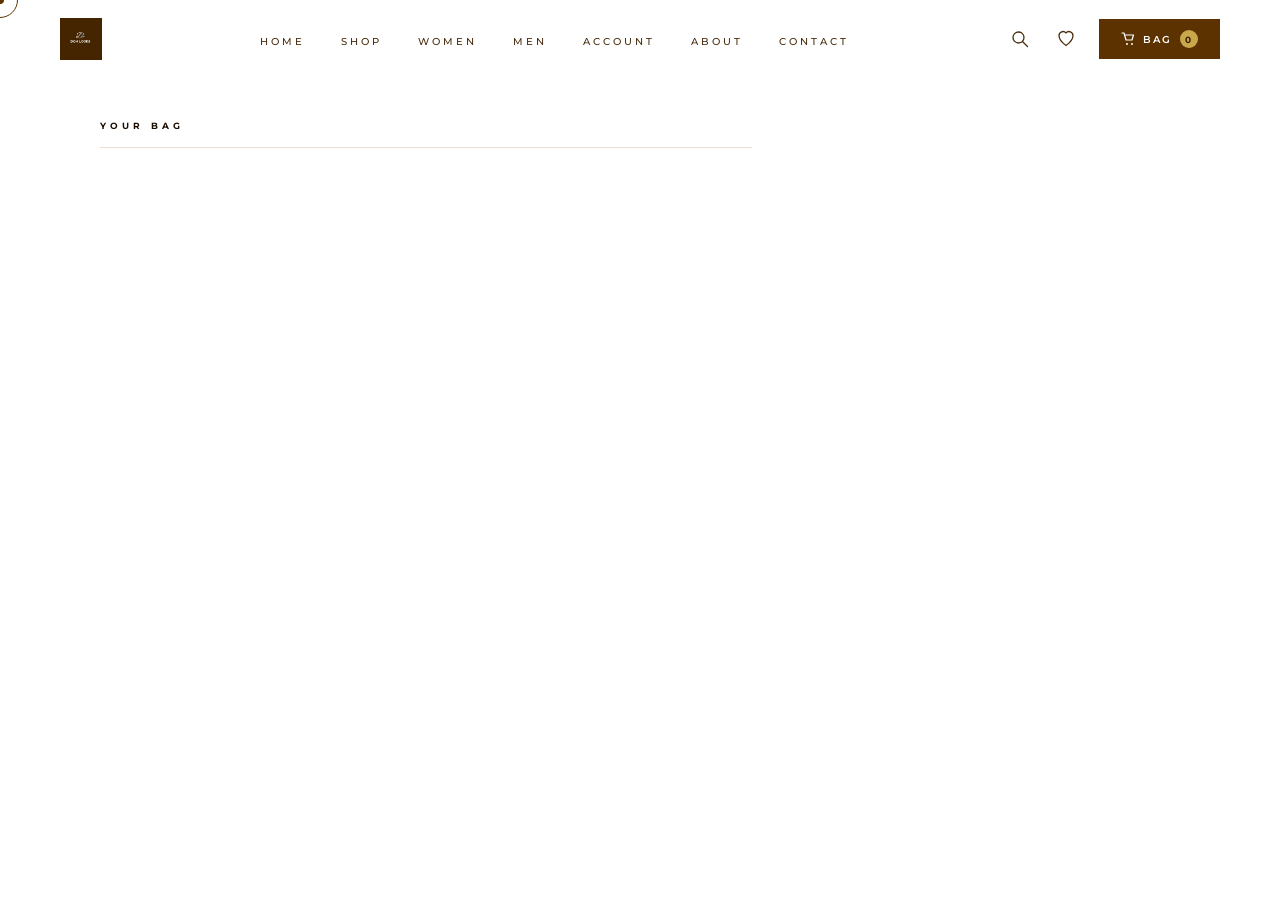
<file: cart.html>
<!DOCTYPE html>
<html lang="en">
<head>
<meta charset="UTF-8">
<meta name="viewport" content="width=device-width, initial-scale=1.0">
<title>Your Bag — DON LOOKS</title>
<link rel="preconnect" href="https://fonts.googleapis.com">
<link href="https://fonts.googleapis.com/css2?family=Cormorant+Garamond:ital,wght@0,300;0,400;1,300;1,400&family=Montserrat:wght@300;400;500;600;700&display=swap" rel="stylesheet">
<link rel="stylesheet" href="styles.css">
<style>
.cart-layout{display:grid;grid-template-columns:1fr 380px;gap:48px;padding:120px 0 100px;align-items:start;}
.cart-items-title{font-size:9px;letter-spacing:4px;text-transform:uppercase;color:var(--text-dark);font-weight:700;margin-bottom:28px;padding-bottom:16px;border-bottom:1px solid var(--border);display:flex;justify-content:space-between;}
.cart-item{display:grid;grid-template-columns:100px 1fr auto;gap:20px;padding:24px 0;border-bottom:1px solid var(--border);align-items:center;}
.cart-item-img{width:100px;height:128px;background:var(--cream);border:1px solid var(--border);display:flex;align-items:center;justify-content:center;font-family:'Cormorant Garamond',serif;font-size:28px;color:rgba(90,50,0,.15);overflow:hidden;flex-shrink:0;}
.cart-item-img img{width:100%;height:100%;object-fit:cover;}
.cart-item-cat{font-size:8px;letter-spacing:3px;text-transform:uppercase;color:var(--brown-light);margin-bottom:6px;}
.cart-item-name{font-family:'Cormorant Garamond',serif;font-size:22px;font-weight:300;color:var(--text-dark);margin-bottom:8px;cursor:pointer;}
.cart-item-name:hover{color:var(--brown-mid);}
.cart-item-meta{font-size:11px;color:var(--text-muted);margin-bottom:14px;}
.cart-item-meta span{margin-right:16px;}
.cart-qty{display:flex;align-items:center;border:1px solid var(--border);width:fit-content;}
.cart-qty-btn{width:36px;height:36px;border:none;background:none;font-size:16px;cursor:pointer;color:var(--text-mid);transition:background .2s;}
.cart-qty-btn:hover{background:var(--cream);}
.cart-qty-num{width:36px;height:36px;display:flex;align-items:center;justify-content:center;font-size:13px;font-weight:600;border-left:1px solid var(--border);border-right:1px solid var(--border);}
.cart-item-price{font-size:18px;font-weight:600;color:var(--text-dark);text-align:right;}
.cart-item-remove{font-size:11px;color:var(--text-muted);text-decoration:underline;cursor:pointer;background:none;border:none;font-family:'Montserrat',sans-serif;margin-top:8px;display:block;text-align:right;}
.cart-item-remove:hover{color:var(--error);}

.order-summary{background:var(--off-white);border:1px solid var(--border);padding:32px;position:sticky;top:100px;}
.summary-title{font-size:9px;letter-spacing:4px;text-transform:uppercase;color:var(--text-dark);font-weight:700;margin-bottom:24px;padding-bottom:16px;border-bottom:1px solid var(--border);}
.summary-row{display:flex;justify-content:space-between;align-items:center;margin-bottom:14px;font-size:13px;}
.summary-label{color:var(--text-muted);}
.summary-value{color:var(--text-dark);font-weight:500;}
.summary-total{display:flex;justify-content:space-between;align-items:center;margin-top:20px;padding-top:20px;border-top:1px solid var(--border);}
.summary-total-label{font-size:12px;font-weight:700;letter-spacing:1px;text-transform:uppercase;color:var(--text-dark);}
.summary-total-value{font-family:'Cormorant Garamond',serif;font-size:28px;font-weight:300;color:var(--text-dark);}
.shipping-options{margin:20px 0;display:flex;flex-direction:column;gap:10px;}
.shipping-opt{display:flex;align-items:center;gap:12px;padding:12px;border:1px solid var(--border);cursor:pointer;transition:border-color .3s;}
.shipping-opt:hover,.shipping-opt.selected{border-color:var(--brown-mid);}
.shipping-opt input[type=radio]{accent-color:var(--brown-mid);width:16px;height:16px;}
.shipping-opt-label{font-size:12px;color:var(--text-dark);flex:1;}
.shipping-opt-price{font-size:12px;font-weight:600;color:var(--text-dark);}
.promo-row{display:flex;gap:8px;margin:20px 0;}
.promo-input{flex:1;padding:12px 14px;border:1px solid var(--border);font-family:'Montserrat',sans-serif;font-size:11px;outline:none;transition:border-color .3s;}
.promo-input:focus{border-color:var(--brown-mid);}
.promo-btn{padding:12px 16px;background:none;border:1px solid var(--border-strong);font-family:'Montserrat',sans-serif;font-size:10px;font-weight:600;letter-spacing:1.5px;text-transform:uppercase;cursor:pointer;color:var(--brown-mid);transition:all .3s;white-space:nowrap;}
.promo-btn:hover{background:var(--brown-mid);color:white;border-color:var(--brown-mid);}
.checkout-btn{width:100%;padding:18px;background:var(--brown-mid);color:white;border:none;font-family:'Montserrat',sans-serif;font-size:11px;font-weight:700;letter-spacing:2.5px;text-transform:uppercase;cursor:pointer;margin-top:20px;transition:background .3s;}
.checkout-btn:hover{background:var(--brown-dark);}
.continue-btn{width:100%;padding:14px;background:none;color:var(--brown-mid);border:1px solid var(--border-strong);font-family:'Montserrat',sans-serif;font-size:11px;font-weight:500;letter-spacing:2px;text-transform:uppercase;cursor:pointer;margin-top:10px;transition:all .3s;}
.continue-btn:hover{border-color:var(--brown-mid);background:rgba(90,50,0,.03);}
.secure-badges{display:flex;justify-content:center;gap:20px;margin-top:20px;font-size:10px;color:var(--text-muted);}
.secure-badge{display:flex;align-items:center;gap:5px;}

@media(max-width:900px){
  .cart-layout{grid-template-columns:1fr;padding:100px 0 60px;}
  .order-summary{position:static;}
}
@media(max-width:600px){
  .cart-item{grid-template-columns:80px 1fr;gap:12px;}
  .cart-item-price{grid-column:2;text-align:left;}
}
</style>
</head>
<body>
<div id="navContainer"></div>

<div class="container">
  <div class="cart-layout">
    <div>
      <div class="cart-items-title">
        <span>Your Bag</span>
        <span id="itemCount" style="font-weight:400;color:var(--text-muted)"></span>
      </div>
      <div id="cartItems"></div>
    </div>

    <div class="order-summary" id="orderSummary" style="display:none">
      <div class="summary-title">Order Summary</div>

      <div class="summary-row"><span class="summary-label">Subtotal</span><span class="summary-value" id="subtotalVal">₦0</span></div>
      <div class="summary-row"><span class="summary-label">Shipping</span><span class="summary-value" id="shippingVal">—</span></div>
      <div class="summary-row" id="discountRow" style="display:none"><span class="summary-label">Discount</span><span class="summary-value" style="color:var(--success)" id="discountVal"></span></div>

      <div style="margin:16px 0;font-size:9px;letter-spacing:3px;text-transform:uppercase;color:var(--text-muted);font-weight:600;">Delivery Method</div>
      <div class="shipping-options" id="shippingOpts"></div>

      <div class="promo-row">
        <input type="text" class="promo-input" id="promoInput" placeholder="Promo code">
        <button class="promo-btn" onclick="applyPromo()">Apply</button>
      </div>

      <div class="summary-total">
        <span class="summary-total-label">Total</span>
        <span class="summary-total-value" id="totalVal">₦0</span>
      </div>

      <button class="checkout-btn" onclick="location.href='checkout.html'">Proceed to Checkout →</button>
      <button class="continue-btn" onclick="location.href='shop.html'">← Continue Shopping</button>

      <div class="secure-badges">
        <div class="secure-badge">🔒 Secure Checkout</div>
        <div class="secure-badge">🛡️ Buyer Protection</div>
      </div>
    </div>
  </div>
</div>

<div id="footerContainer"></div>
<script src="data.js"></script>
<script src="app.js"></script>
<script>
document.getElementById('navContainer').innerHTML = renderNav('');
document.getElementById('footerContainer').innerHTML = renderFooter();

let selectedShipping = 'standard';
let promoDiscount = 0;

function renderCart(){
  const cart = Cart.get();
  const container = document.getElementById('cartItems');
  const summary = document.getElementById('orderSummary');

  document.getElementById('itemCount').textContent = cart.length
    ? `${cart.reduce((s,i)=>s+i.qty,0)} items`
    : '';

  if(cart.length===0){
    container.innerHTML = `
      <div class="empty-state">
        <div class="empty-state-icon">🛍️</div>
        <h3>Your Bag is Empty</h3>
        <p>Looks like you haven't added anything to your bag yet.<br>Explore the collection to find your next statement piece.</p>
        <a href="shop.html" class="btn-fill">Shop Now</a>
      </div>`;
    summary.style.display = 'none';
    return;
  }

  summary.style.display = 'block';

  container.innerHTML = cart.map(item=>`
    <div class="cart-item">
      <div class="cart-item-img" onclick="location.href='product.html?id=${item.id}'" style="cursor:pointer">
        ${item.image ? `<img src="${item.image}" alt="${item.name}">` : 'DL'}
      </div>
      <div>
        <div class="cart-item-cat">${(DONLOOKS.products.find(p=>p.id===item.id)||{}).category||'Fashion'}</div>
        <div class="cart-item-name" onclick="location.href='product.html?id=${item.id}'">${item.name}</div>
        <div class="cart-item-meta">
          <span>Size: ${item.size}</span>
          <span>Colour: ${item.color}</span>
        </div>
        <div class="cart-qty">
          <button class="cart-qty-btn" onclick="updateItem('${item.key}',${item.qty-1})">−</button>
          <div class="cart-qty-num">${item.qty}</div>
          <button class="cart-qty-btn" onclick="updateItem('${item.key}',${item.qty+1})">+</button>
        </div>
      </div>
      <div>
        <div class="cart-item-price">${fmt(item.price*item.qty)}</div>
        <div style="font-size:11px;color:var(--text-muted);text-align:right;margin-top:4px">${fmt(item.price)} each</div>
        <button class="cart-item-remove" onclick="removeItem('${item.key}')">Remove</button>
      </div>
    </div>`).join('');

  // Shipping options
  const subtotal = Cart.total();
  const shipping = DONLOOKS.shipping;
  document.getElementById('shippingOpts').innerHTML = [
    {key:'standard', ...shipping.standard},
    {key:'express', ...shipping.express},
    {key:'pickup', ...shipping.pickup}
  ].map(s=>`
    <label class="shipping-opt ${selectedShipping===s.key?'selected':''}">
      <input type="radio" name="shipping" value="${s.key}" ${selectedShipping===s.key?'checked':''} onchange="selectShipping('${s.key}')">
      <span class="shipping-opt-label">${s.label}</span>
      <span class="shipping-opt-price">${s.cost===0?(subtotal>=shipping.free_threshold?'Free':'Free'):`${fmt(s.cost)}`}</span>
    </label>`).join('');

  updateSummary();
}

function updateSummary(){
  const subtotal = Cart.total();
  const shippingObj = DONLOOKS.shipping;
  let shippingCost = 0;
  if(selectedShipping==='standard') shippingCost = subtotal>=shippingObj.free_threshold ? 0 : shippingObj.standard.cost;
  else if(selectedShipping==='express') shippingCost = shippingObj.express.cost;

  document.getElementById('subtotalVal').textContent = fmt(subtotal);
  document.getElementById('shippingVal').textContent = shippingCost===0 ? 'Free' : fmt(shippingCost);

  const total = subtotal + shippingCost - promoDiscount;
  document.getElementById('totalVal').textContent = fmt(total);

  if(promoDiscount>0){
    document.getElementById('discountRow').style.display='flex';
    document.getElementById('discountVal').textContent = '-'+fmt(promoDiscount);
  }
}

function selectShipping(key){
  selectedShipping = key;
  document.querySelectorAll('.shipping-opt').forEach(el=>{
    el.classList.toggle('selected', el.querySelector('input').value===key);
  });
  updateSummary();
}

function updateItem(key, qty){
  if(qty<1){ removeItem(key); return; }
  Cart.update(key, qty);
  renderCart();
}

function removeItem(key){
  Cart.remove(key);
  renderCart();
  showToast('Item removed from bag');
}

function applyPromo(){
  const code = document.getElementById('promoInput').value.trim().toUpperCase();
  const codes = {'DONLOOKS10':0.10, 'LUXURY20':0.20, 'FIRSTORDER':0.15};
  if(codes[code]){
    promoDiscount = Math.round(Cart.total() * codes[code]);
    showToast(`✓ Promo code applied! ${(codes[code]*100).toFixed(0)}% off`);
    updateSummary();
  } else {
    showToast('Invalid promo code');
  }
}

renderCart();
</script>
</body>
</html>
</file>
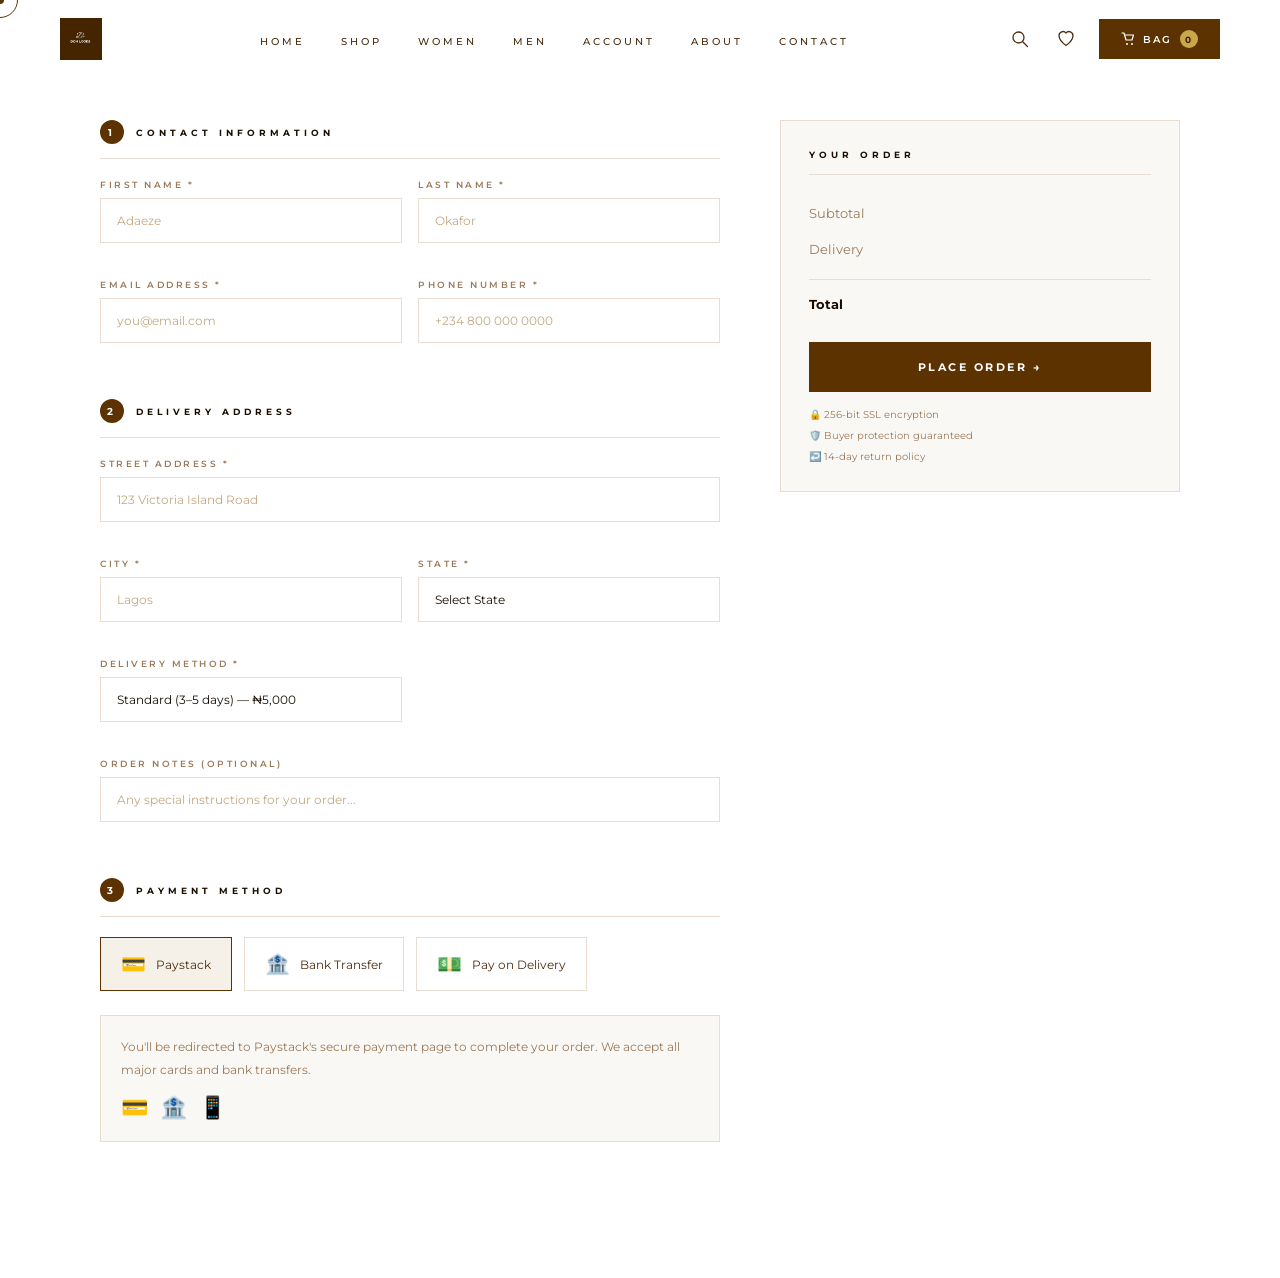
<file: checkout.html>
<!DOCTYPE html>
<html lang="en">
<head>
<meta charset="UTF-8">
<meta name="viewport" content="width=device-width, initial-scale=1.0">
<title>Checkout — DON LOOKS</title>
<link rel="preconnect" href="https://fonts.googleapis.com">
<link href="https://fonts.googleapis.com/css2?family=Cormorant+Garamond:ital,wght@0,300;0,400;1,300;1,400&family=Montserrat:wght@300;400;500;600;700&display=swap" rel="stylesheet">
<link rel="stylesheet" href="styles.css">
<style>
.checkout-layout{display:grid;grid-template-columns:1fr 400px;gap:60px;padding:120px 0 100px;align-items:start;}
.checkout-section{margin-bottom:36px;}
.checkout-section-title{font-size:9px;letter-spacing:4px;text-transform:uppercase;color:var(--text-dark);font-weight:700;margin-bottom:20px;padding-bottom:14px;border-bottom:1px solid var(--border);display:flex;align-items:center;gap:12px;}
.step-num{width:24px;height:24px;border-radius:50%;background:var(--brown-mid);color:white;font-size:10px;font-weight:700;display:flex;align-items:center;justify-content:center;flex-shrink:0;}
.form-grid{display:grid;grid-template-columns:1fr 1fr;gap:16px;}
.form-grid.full{grid-template-columns:1fr;}
.pay-methods{display:flex;gap:12px;flex-wrap:wrap;margin-bottom:24px;}
.pay-method{padding:14px 20px;border:1px solid var(--border);cursor:pointer;display:flex;align-items:center;gap:10px;font-size:12px;color:var(--text-mid);transition:border-color .3s;background:none;font-family:'Montserrat',sans-serif;}
.pay-method:hover,.pay-method.active{border-color:var(--brown-mid);background:var(--cream);}
.pay-method .icon{font-size:20px;}
.pay-panel{display:none;padding:20px;background:var(--off-white);border:1px solid var(--border);margin-bottom:20px;}
.pay-panel.active{display:block;}
.card-row{display:grid;grid-template-columns:1fr 1fr;gap:12px;}

.order-review{background:var(--off-white);border:1px solid var(--border);padding:28px;position:sticky;top:100px;}
.review-title{font-size:9px;letter-spacing:4px;text-transform:uppercase;font-weight:700;margin-bottom:20px;padding-bottom:14px;border-bottom:1px solid var(--border);}
.review-item{display:flex;gap:14px;margin-bottom:18px;padding-bottom:18px;border-bottom:1px solid var(--border);}
.review-item:last-of-type{border-bottom:none;}
.review-img{width:64px;height:80px;background:var(--cream);border:1px solid var(--border);display:flex;align-items:center;justify-content:center;font-family:'Cormorant Garamond',serif;font-size:18px;color:rgba(90,50,0,.15);flex-shrink:0;overflow:hidden;}
.review-img img{width:100%;height:100%;object-fit:cover;}
.review-name{font-size:13px;color:var(--text-dark);margin-bottom:4px;font-weight:500;}
.review-meta{font-size:10px;color:var(--text-muted);}
.review-price{font-size:13px;font-weight:600;color:var(--text-dark);margin-left:auto;white-space:nowrap;}
.review-total-row{display:flex;justify-content:space-between;padding:10px 0;font-size:13px;}
.review-total-row.big{border-top:1px solid var(--border);margin-top:12px;padding-top:16px;}
.review-total-row.big .lbl{font-weight:700;}
.review-total-row.big .val{font-family:'Cormorant Garamond',serif;font-size:24px;font-weight:300;}
.place-order-btn{width:100%;padding:18px;background:var(--brown-mid);color:white;border:none;font-family:'Montserrat',sans-serif;font-size:11px;font-weight:700;letter-spacing:2.5px;text-transform:uppercase;cursor:pointer;margin-top:20px;transition:background .35s;}
.place-order-btn:hover{background:var(--brown-dark);}
.trust-row{display:flex;flex-direction:column;gap:8px;margin-top:16px;}
.trust-item{font-size:10px;color:var(--text-muted);display:flex;align-items:center;gap:8px;}

/* SUCCESS */
.success-screen{display:none;text-align:center;padding:80px 40px;max-width:600px;margin:0 auto;}
.success-icon{font-size:64px;margin-bottom:24px;}
.success-h2{font-family:'Cormorant Garamond',serif;font-size:48px;font-weight:300;color:var(--text-dark);margin-bottom:16px;}
.success-h2 em{font-style:italic;color:var(--brown-mid);}
.success-p{font-size:13px;color:var(--text-muted);line-height:2;margin-bottom:32px;}
.success-order{background:var(--cream);border:1px solid var(--border);padding:20px;margin-bottom:32px;font-size:13px;}
.success-order strong{color:var(--brown-mid);}

@media(max-width:900px){
  .checkout-layout{grid-template-columns:1fr;padding:100px 0 60px;}
  .order-review{position:static;}
}
@media(max-width:600px){
  .form-grid{grid-template-columns:1fr;}
  .pay-methods{flex-direction:column;}
}
</style>
</head>
<body>
<div id="navContainer"></div>

<div class="container" id="checkoutContainer">
  <div class="checkout-layout">
    <!-- LEFT FORM -->
    <div>
      <!-- CONTACT -->
      <div class="checkout-section">
        <div class="checkout-section-title"><span class="step-num">1</span>Contact Information</div>
        <div class="form-grid">
          <div class="form-group">
            <label class="form-label">First Name *</label>
            <input type="text" class="form-input" id="firstName" placeholder="Adaeze">
          </div>
          <div class="form-group">
            <label class="form-label">Last Name *</label>
            <input type="text" class="form-input" id="lastName" placeholder="Okafor">
          </div>
          <div class="form-group">
            <label class="form-label">Email Address *</label>
            <input type="email" class="form-input" id="email" placeholder="you@email.com">
          </div>
          <div class="form-group">
            <label class="form-label">Phone Number *</label>
            <input type="tel" class="form-input" id="phone" placeholder="+234 800 000 0000">
          </div>
        </div>
      </div>

      <!-- SHIPPING -->
      <div class="checkout-section">
        <div class="checkout-section-title"><span class="step-num">2</span>Delivery Address</div>
        <div class="form-grid form-full">
          <div class="form-group" style="grid-column:1/-1">
            <label class="form-label">Street Address *</label>
            <input type="text" class="form-input" id="address" placeholder="123 Victoria Island Road">
          </div>
          <div class="form-group">
            <label class="form-label">City *</label>
            <input type="text" class="form-input" id="city" placeholder="Lagos">
          </div>
          <div class="form-group">
            <label class="form-label">State *</label>
            <select class="form-select" id="state">
              <option value="">Select State</option>
              <option>Lagos</option><option>Abuja (FCT)</option><option>Rivers</option>
              <option>Kano</option><option>Oyo</option><option>Anambra</option>
              <option>Delta</option><option>Enugu</option><option>Cross River</option>
              <option>Other</option>
            </select>
          </div>
          <div class="form-group">
            <label class="form-label">Delivery Method *</label>
            <select class="form-select" id="deliveryMethod" onchange="updateDelivery()">
              <option value="standard">Standard (3–5 days) — ₦5,000</option>
              <option value="express">Express (1–2 days) — ₦12,000</option>
              <option value="pickup">Store Pickup Lagos — Free</option>
            </select>
          </div>
          <div class="form-group" style="grid-column:1/-1">
            <label class="form-label">Order Notes (Optional)</label>
            <input type="text" class="form-input" id="notes" placeholder="Any special instructions for your order...">
          </div>
        </div>
      </div>

      <!-- PAYMENT -->
      <div class="checkout-section">
        <div class="checkout-section-title"><span class="step-num">3</span>Payment Method</div>
        <div class="pay-methods">
          <button class="pay-method active" onclick="selectPay('paystack',this)"><span class="icon">💳</span>Paystack</button>
          <button class="pay-method" onclick="selectPay('transfer',this)"><span class="icon">🏦</span>Bank Transfer</button>
          <button class="pay-method" onclick="selectPay('cash',this)"><span class="icon">💵</span>Pay on Delivery</button>
        </div>

        <div class="pay-panel active" id="pay-paystack">
          <p style="font-size:12px;color:var(--text-muted);line-height:1.9">You'll be redirected to Paystack's secure payment page to complete your order. We accept all major cards and bank transfers.</p>
          <div style="display:flex;gap:12px;margin-top:12px">
            <span style="font-size:22px">💳</span>
            <span style="font-size:22px">🏦</span>
            <span style="font-size:22px">📱</span>
          </div>
        </div>
        <div class="pay-panel" id="pay-transfer">
          <p style="font-size:12px;color:var(--text-muted);line-height:1.9;margin-bottom:16px">Transfer your payment to the details below. Your order will be confirmed once payment is received.</p>
          <div style="font-size:12px;line-height:2;background:var(--white);padding:16px;border:1px solid var(--border)">
            <strong>Bank:</strong> Zenith Bank<br>
            <strong>Account Name:</strong> Don Looks Limited<br>
            <strong>Account Number:</strong> 1234567890<br>
            <strong>Reference:</strong> Your order number (provided after checkout)
          </div>
        </div>
        <div class="pay-panel" id="pay-cash">
          <p style="font-size:12px;color:var(--text-muted);line-height:1.9">Pay cash on delivery. Available in Lagos, Abuja and Port Harcourt only. Extra ₦2,000 POD fee applies.</p>
        </div>
      </div>
    </div>

    <!-- ORDER REVIEW -->
    <div class="order-review" id="orderReview">
      <div class="review-title">Your Order</div>
      <div id="reviewItems"></div>
      <div class="review-total-row"><span class="lbl" style="color:var(--text-muted)">Subtotal</span><span class="val" id="reviewSubtotal"></span></div>
      <div class="review-total-row"><span class="lbl" style="color:var(--text-muted)">Delivery</span><span class="val" id="reviewShipping"></span></div>
      <div class="review-total-row big"><span class="lbl">Total</span><span class="val" id="reviewTotal"></span></div>
      <button class="place-order-btn" onclick="placeOrder()">Place Order →</button>
      <div class="trust-row">
        <div class="trust-item">🔒 256-bit SSL encryption</div>
        <div class="trust-item">🛡️ Buyer protection guaranteed</div>
        <div class="trust-item">↩️ 14-day return policy</div>
      </div>
    </div>
  </div>
</div>

<!-- SUCCESS -->
<div class="success-screen" id="successScreen">
  <div class="success-icon">🎉</div>
  <h2 class="success-h2">Order <em>Confirmed!</em></h2>
  <p class="success-p">Thank you for shopping with Don Looks. Your order has been received and is being processed. You'll receive a confirmation email shortly.</p>
  <div class="success-order">
    Order Reference: <strong id="orderRef"></strong><br>
    Estimated Delivery: <strong>3–5 business days</strong>
  </div>
  <div style="display:flex;gap:16px;justify-content:center;flex-wrap:wrap;">
    <a href="shop.html" class="btn-fill">Continue Shopping</a>
    <a href="index.html" class="btn-outline">Back to Home</a>
  </div>
</div>

<div id="footerContainer"></div>
<script src="data.js"></script>
<script src="app.js"></script>
<script>
document.getElementById('navContainer').innerHTML = renderNav('');
document.getElementById('footerContainer').innerHTML = renderFooter();

let payMethod = 'paystack';
let deliveryCost = 5000;

function selectPay(method, btn){
  payMethod = method;
  document.querySelectorAll('.pay-method').forEach(b=>b.classList.remove('active'));
  document.querySelectorAll('.pay-panel').forEach(p=>p.classList.remove('active'));
  btn.classList.add('active');
  document.getElementById('pay-'+method).classList.add('active');
}

function updateDelivery(){
  const method = document.getElementById('deliveryMethod').value;
  const subtotal = Cart.total();
  if(method==='standard') deliveryCost = subtotal>=150000 ? 0 : 5000;
  else if(method==='express') deliveryCost = 12000;
  else deliveryCost = 0;
  renderReview();
}

function renderReview(){
  const cart = Cart.get();
  if(cart.length===0){
    location.href='shop.html';
    return;
  }
  const subtotal = Cart.total();
  const total = subtotal + deliveryCost;

  document.getElementById('reviewItems').innerHTML = cart.map(item=>`
    <div class="review-item">
      <div class="review-img">${item.image?`<img src="${item.image}" alt="">`:' DL'}</div>
      <div>
        <div class="review-name">${item.name}</div>
        <div class="review-meta">Size: ${item.size} · Colour: ${item.color} · Qty: ${item.qty}</div>
      </div>
      <div class="review-price">${fmt(item.price*item.qty)}</div>
    </div>`).join('');

  document.getElementById('reviewSubtotal').textContent = fmt(subtotal);
  document.getElementById('reviewShipping').textContent = deliveryCost===0?'Free':fmt(deliveryCost);
  document.getElementById('reviewTotal').textContent = fmt(total);
}

function placeOrder(){
  const required = ['firstName','lastName','email','phone','address','city','state'];
  const missing = required.filter(id=>!document.getElementById(id).value.trim());
  if(missing.length){
    showToast('Please fill in all required fields');
    document.getElementById(missing[0]).focus();
    return;
  }
  const email = document.getElementById('email').value;
  if(!email.includes('@')||!email.includes('.')){
    showToast('Please enter a valid email address');
    return;
  }

  // Generate order reference
  const ref = 'DL-'+Date.now().toString(36).toUpperCase();
  document.getElementById('orderRef').textContent = ref;

  // Save order
  const order = {
    ref, date: new Date().toISOString(),
    items: Cart.get(),
    total: Cart.total()+deliveryCost,
    customer: {
      name: document.getElementById('firstName').value+' '+document.getElementById('lastName').value,
      email, phone: document.getElementById('phone').value,
      address: document.getElementById('address').value+', '+document.getElementById('city').value+', '+document.getElementById('state').value
    },
    payment: payMethod, delivery: document.getElementById('deliveryMethod').value
  };
  const orders = JSON.parse(localStorage.getItem('dl_orders')||'[]');
  orders.push(order);
  localStorage.setItem('dl_orders', JSON.stringify(orders));
  Cart.clear();

  // Show success
  document.getElementById('checkoutContainer').style.display='none';
  document.getElementById('successScreen').style.display='block';
  window.scrollTo({top:0,behavior:'smooth'});
}

window.selectPay=selectPay;
window.updateDelivery=updateDelivery;
window.placeOrder=placeOrder;
renderReview();
</script>
</body>
</html>
</file>
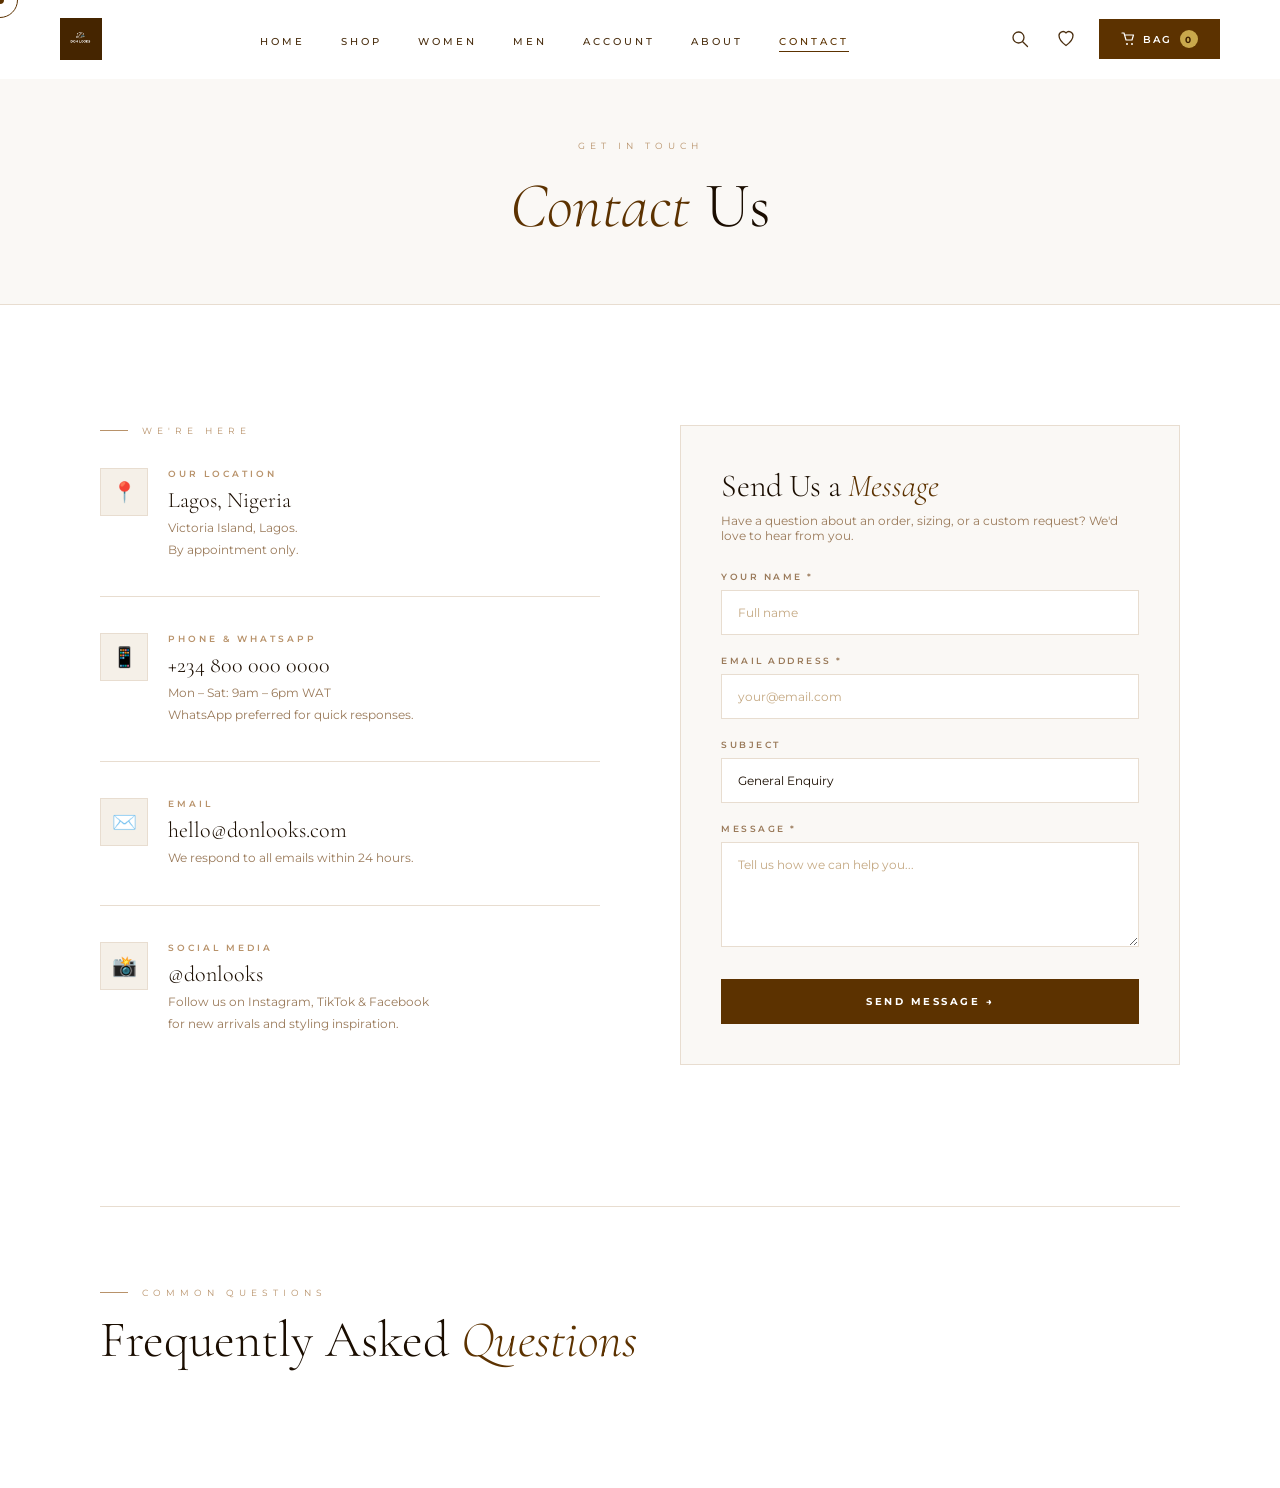
<file: contact.html>
<!DOCTYPE html>
<html lang="en">
<head>
<meta charset="UTF-8">
<meta name="viewport" content="width=device-width, initial-scale=1.0">
<title>Contact — DON LOOKS</title>
<link rel="preconnect" href="https://fonts.googleapis.com">
<link href="https://fonts.googleapis.com/css2?family=Cormorant+Garamond:ital,wght@0,300;0,400;1,300;1,400&family=Montserrat:wght@300;400;500;600;700&display=swap" rel="stylesheet">
<link rel="stylesheet" href="styles.css">
<style>
.contact-layout{display:grid;grid-template-columns:1fr 1fr;gap:80px;padding:120px 0 100px;align-items:start;}
.contact-info{}
.contact-item{display:flex;gap:20px;margin-bottom:36px;padding-bottom:36px;border-bottom:1px solid var(--border);}
.contact-item:last-child{border-bottom:none;}
.contact-icon{width:48px;height:48px;background:var(--cream);border:1px solid var(--border);display:flex;align-items:center;justify-content:center;font-size:20px;flex-shrink:0;}
.contact-item-label{font-size:9px;letter-spacing:3px;text-transform:uppercase;color:var(--brown-light);margin-bottom:8px;font-weight:600;}
.contact-item-value{font-family:'Cormorant Garamond',serif;font-size:22px;font-weight:300;color:var(--text-dark);margin-bottom:4px;}
.contact-item-sub{font-size:12px;color:var(--text-muted);line-height:1.8;}

.contact-form-wrap{background:var(--off-white);border:1px solid var(--border);padding:40px;}
.contact-form-title{font-family:'Cormorant Garamond',serif;font-size:32px;font-weight:300;color:var(--text-dark);margin-bottom:8px;}
.contact-form-sub{font-size:12px;color:var(--text-muted);margin-bottom:28px;}
.contact-form-title em{font-style:italic;color:var(--brown-mid);}
.submit-btn{width:100%;padding:16px;background:var(--brown-mid);color:white;border:none;font-family:'Montserrat',sans-serif;font-size:10px;font-weight:700;letter-spacing:2.5px;text-transform:uppercase;cursor:pointer;margin-top:8px;transition:background .3s;}
.submit-btn:hover{background:var(--brown-dark);}

.faq-section{padding:80px 0;border-top:1px solid var(--border);}
.faq-list{margin-top:40px;display:flex;flex-direction:column;gap:0;}
.faq-item{border-bottom:1px solid var(--border);}
.faq-q{display:flex;justify-content:space-between;align-items:center;padding:20px 0;cursor:pointer;font-size:14px;color:var(--text-dark);font-weight:500;}
.faq-q:hover{color:var(--brown-mid);}
.faq-toggle{font-size:20px;color:var(--brown-mid);transition:transform .3s;flex-shrink:0;}
.faq-item.open .faq-toggle{transform:rotate(45deg);}
.faq-a{display:none;font-size:13px;color:var(--text-muted);line-height:2;padding-bottom:20px;}
.faq-item.open .faq-a{display:block;}

@media(max-width:900px){
  .contact-layout{grid-template-columns:1fr;gap:48px;padding:100px 0 60px;}
}
</style>
</head>
<body>
<div id="navContainer"></div>

<div class="page-hero">
  <div class="page-hero-label">Get in Touch</div>
  <h1 class="page-hero-h1"><em>Contact</em> Us</h1>
</div>

<div class="container">
  <div class="contact-layout">
    <div class="contact-info">
      <div class="sec-label" style="margin-bottom:32px">We're Here</div>

      <div class="contact-item reveal">
        <div class="contact-icon">📍</div>
        <div>
          <div class="contact-item-label">Our Location</div>
          <div class="contact-item-value">Lagos, Nigeria</div>
          <div class="contact-item-sub">Victoria Island, Lagos.<br>By appointment only.</div>
        </div>
      </div>

      <div class="contact-item reveal" style="transition-delay:.1s">
        <div class="contact-icon">📱</div>
        <div>
          <div class="contact-item-label">Phone & WhatsApp</div>
          <div class="contact-item-value">+234 800 000 0000</div>
          <div class="contact-item-sub">Mon – Sat: 9am – 6pm WAT<br>WhatsApp preferred for quick responses.</div>
        </div>
      </div>

      <div class="contact-item reveal" style="transition-delay:.2s">
        <div class="contact-icon">✉️</div>
        <div>
          <div class="contact-item-label">Email</div>
          <div class="contact-item-value">hello@donlooks.com</div>
          <div class="contact-item-sub">We respond to all emails within 24 hours.</div>
        </div>
      </div>

      <div class="contact-item reveal" style="transition-delay:.3s">
        <div class="contact-icon">📸</div>
        <div>
          <div class="contact-item-label">Social Media</div>
          <div class="contact-item-value">@donlooks</div>
          <div class="contact-item-sub">Follow us on Instagram, TikTok & Facebook<br>for new arrivals and styling inspiration.</div>
        </div>
      </div>
    </div>

    <div class="contact-form-wrap reveal">
      <h2 class="contact-form-title">Send Us a <em>Message</em></h2>
      <p class="contact-form-sub">Have a question about an order, sizing, or a custom request? We'd love to hear from you.</p>

      <div class="form-group">
        <label class="form-label">Your Name *</label>
        <input type="text" class="form-input" id="contactName" placeholder="Full name">
      </div>
      <div class="form-group">
        <label class="form-label">Email Address *</label>
        <input type="email" class="form-input" id="contactEmail" placeholder="your@email.com">
      </div>
      <div class="form-group">
        <label class="form-label">Subject</label>
        <select class="form-select" id="contactSubject">
          <option>General Enquiry</option>
          <option>Order Support</option>
          <option>Returns & Exchanges</option>
          <option>Custom / Bespoke Request</option>
          <option>Wholesale / Collaboration</option>
          <option>Press & Media</option>
        </select>
      </div>
      <div class="form-group">
        <label class="form-label">Message *</label>
        <textarea class="form-input" id="contactMsg" rows="5" placeholder="Tell us how we can help you..." style="resize:vertical;"></textarea>
      </div>
      <button class="submit-btn" onclick="submitContact()">Send Message →</button>
    </div>
  </div>
</div>

<!-- FAQ -->
<div class="container">
  <div class="faq-section">
    <div class="sec-label">Common Questions</div>
    <h2 class="sec-h2">Frequently Asked <em>Questions</em></h2>
    <div class="faq-list" id="faqList"></div>
  </div>
</div>

<div id="footerContainer"></div>
<script src="data.js"></script>
<script src="app.js"></script>
<script>
document.getElementById('navContainer').innerHTML = renderNav('contact');
document.getElementById('footerContainer').innerHTML = renderFooter();

const faqs = [
  {q:'How long does delivery take?', a:'Standard delivery takes 3–5 business days within Nigeria. Express delivery is available for 1–2 days. We also offer free store pickup in Lagos.'},
  {q:'What is your return policy?', a:'We accept returns within 14 days of delivery for unworn, unwashed items with all original tags attached. Custom and sale items are final sale.'},
  {q:'How do I know my size?', a:'Each product page includes size information. We recommend checking our Size Guide. For bespoke sizing, contact us directly via WhatsApp.'},
  {q:'Do you offer custom or bespoke orders?', a:'Yes! We love creating bespoke pieces. Contact us with your measurements and vision and we\'ll work with you to bring it to life.'},
  {q:'How can I track my order?', a:'Once your order is shipped, you\'ll receive a tracking number via email or WhatsApp. You can also contact us at any time for an update.'},
  {q:'Do you ship internationally?', a:'Currently we ship within Nigeria. International shipping is coming soon — join our newsletter to be notified first.'},
  {q:'Are your products authentic?', a:'100%. Every Don Looks piece is designed and crafted by our team. We do not sell replica or third-party goods.'},
];

document.getElementById('faqList').innerHTML = faqs.map((f,i)=>`
  <div class="faq-item" id="faq${i}">
    <div class="faq-q" onclick="toggleFaq(${i})">${f.q}<span class="faq-toggle">+</span></div>
    <div class="faq-a">${f.a}</div>
  </div>`).join('');

function toggleFaq(i){
  const item = document.getElementById('faq'+i);
  item.classList.toggle('open');
}

function submitContact(){
  const name = document.getElementById('contactName').value.trim();
  const email = document.getElementById('contactEmail').value.trim();
  const msg = document.getElementById('contactMsg').value.trim();
  if(!name||!email||!msg){ showToast('Please fill in all required fields'); return; }
  if(!email.includes('@')){ showToast('Please enter a valid email'); return; }
  showToast('✓ Message sent! We\'ll respond within 24 hours.');
  document.getElementById('contactName').value='';
  document.getElementById('contactEmail').value='';
  document.getElementById('contactMsg').value='';
}

window.toggleFaq=toggleFaq;
window.submitContact=submitContact;
</script>
</body>
</html>
</file>
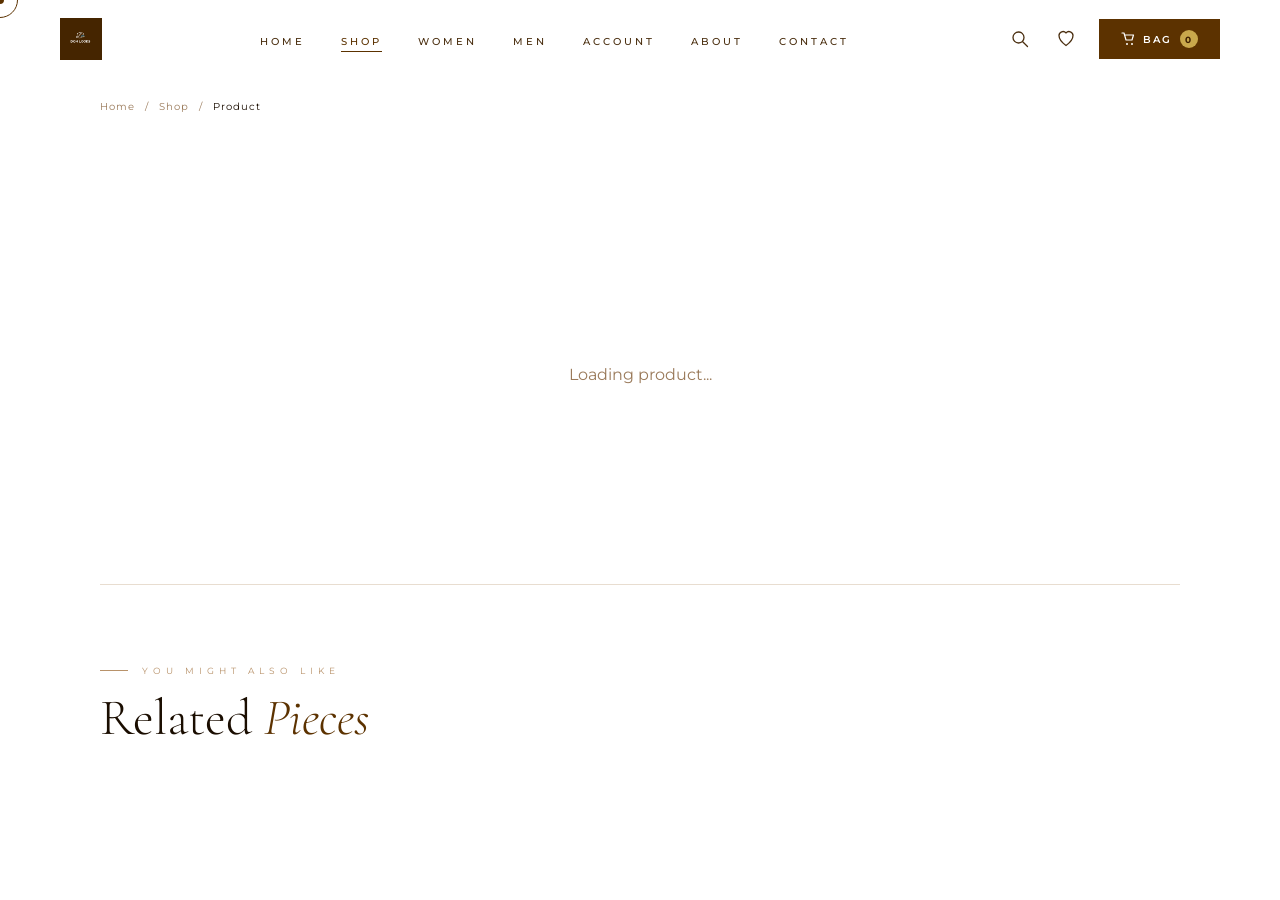
<file: product.html>
<!DOCTYPE html>
<html lang="en">
<head>
<meta charset="UTF-8">
<meta name="viewport" content="width=device-width, initial-scale=1.0">
<title>Product — DON LOOKS</title>
<link rel="preconnect" href="https://fonts.googleapis.com">
<link href="https://fonts.googleapis.com/css2?family=Cormorant+Garamond:ital,wght@0,300;0,400;0,500;1,300;1,400&family=Montserrat:wght@300;400;500;600;700&display=swap" rel="stylesheet">
<link rel="stylesheet" href="styles.css">
<style>
.product-page{display:grid;grid-template-columns:1fr 1fr;gap:80px;padding:120px 0 100px;}
.product-gallery{position:sticky;top:100px;align-self:start;}
.gallery-main{aspect-ratio:3/4;background:var(--cream);border:1px solid var(--border);display:flex;align-items:center;justify-content:center;margin-bottom:16px;position:relative;overflow:hidden;}
.gallery-main img{width:100%;height:100%;object-fit:cover;position:absolute;inset:0;}
.gallery-mono{font-family:'Cormorant Garamond',serif;font-size:140px;font-weight:300;color:rgba(90,50,0,.07);user-select:none;}
.gallery-badge{position:absolute;top:16px;left:16px;color:var(--white);font-size:8px;letter-spacing:2px;font-weight:700;padding:5px 12px;text-transform:uppercase;}
.gallery-thumbs{display:flex;gap:12px;}
.gallery-thumb{width:72px;height:90px;background:var(--cream);border:1px solid var(--border);cursor:pointer;display:flex;align-items:center;justify-content:center;font-family:'Cormorant Garamond',serif;font-size:22px;color:rgba(90,50,0,.15);transition:border-color .3s;flex-shrink:0;}
.gallery-thumb.active,.gallery-thumb:hover{border-color:var(--brown-mid);}

.product-info{padding-top:20px;}
.prod-eyebrow{font-size:9px;letter-spacing:4px;text-transform:uppercase;color:var(--brown-light);margin-bottom:12px;}
.prod-name{font-family:'Cormorant Garamond',serif;font-size:clamp(32px,3vw,48px);font-weight:300;color:var(--text-dark);line-height:1.1;margin-bottom:16px;}
.prod-rating-row{display:flex;align-items:center;gap:12px;margin-bottom:24px;}
.prod-stars{color:var(--gold);font-size:14px;letter-spacing:2px;}
.prod-reviews{font-size:11px;color:var(--text-muted);}
.prod-price{font-family:'Cormorant Garamond',serif;font-size:36px;font-weight:300;color:var(--text-dark);margin-bottom:8px;}
.prod-original{font-size:18px;color:var(--text-muted);text-decoration:line-through;margin-left:12px;}
.prod-desc{font-size:13px;color:var(--text-muted);line-height:2;margin-bottom:32px;border-top:1px solid var(--border);padding-top:24px;}

.option-label{font-size:9px;letter-spacing:3px;text-transform:uppercase;color:var(--text-dark);font-weight:700;margin-bottom:12px;}
.color-options{display:flex;gap:10px;margin-bottom:28px;flex-wrap:wrap;}
.color-btn{padding:8px 18px;border:1px solid var(--border);font-size:11px;font-family:'Montserrat',sans-serif;color:var(--text-mid);cursor:pointer;background:none;transition:all .3s;}
.color-btn:hover,.color-btn.active{border-color:var(--brown-mid);background:var(--cream);}
.size-options{display:flex;gap:10px;margin-bottom:8px;flex-wrap:wrap;}
.size-btn{min-width:48px;height:48px;border:1px solid var(--border);font-size:11px;font-family:'Montserrat',sans-serif;color:var(--text-mid);cursor:pointer;background:none;transition:all .3s;padding:0 12px;}
.size-btn:hover{border-color:var(--brown-mid);}
.size-btn.active{border-color:var(--brown-mid);background:var(--brown-mid);color:white;}
.size-guide-link{font-size:10px;color:var(--brown-mid);text-decoration:underline;cursor:pointer;margin-bottom:28px;display:inline-block;}

.qty-row{display:flex;align-items:center;gap:16px;margin-bottom:28px;}
.qty-ctrl{display:flex;align-items:center;border:1px solid var(--border);}
.qty-btn{width:44px;height:44px;border:none;background:none;font-size:18px;cursor:pointer;color:var(--text-mid);transition:background .2s;}
.qty-btn:hover{background:var(--cream);}
.qty-num{width:44px;height:44px;display:flex;align-items:center;justify-content:center;font-size:14px;font-weight:600;border-left:1px solid var(--border);border-right:1px solid var(--border);}

.add-to-bag{flex:1;padding:18px;font-size:11px;font-weight:700;letter-spacing:2.5px;text-transform:uppercase;color:var(--white);background:var(--brown-mid);border:none;cursor:pointer;font-family:'Montserrat',sans-serif;transition:background .35s;}
.add-to-bag:hover{background:var(--brown-dark);}
.wishlist-btn{width:56px;height:56px;border:1px solid var(--border);background:none;cursor:pointer;display:flex;align-items:center;justify-content:center;transition:all .3s;}
.wishlist-btn:hover,.wishlist-btn.active{border-color:var(--brown-mid);}
.wishlist-btn.active svg{fill:var(--brown-mid);stroke:var(--brown-mid);}

.product-cta-row{display:flex;gap:12px;margin-bottom:32px;}

.product-meta{border-top:1px solid var(--border);padding-top:24px;display:flex;flex-direction:column;gap:12px;}
.meta-row{display:flex;gap:16px;font-size:12px;}
.meta-label{color:var(--text-dark);font-weight:600;width:100px;flex-shrink:0;}
.meta-value{color:var(--text-muted);}

.tabs{border-bottom:1px solid var(--border);display:flex;gap:32px;margin-bottom:24px;}
.tab-btn{font-size:10px;letter-spacing:2.5px;text-transform:uppercase;color:var(--text-muted);background:none;border:none;padding:12px 0;cursor:pointer;border-bottom:2px solid transparent;margin-bottom:-1px;transition:all .3s;font-family:'Montserrat',sans-serif;}
.tab-btn.active{color:var(--brown-mid);border-bottom-color:var(--brown-mid);}
.tab-content{display:none;font-size:13px;color:var(--text-muted);line-height:2;}
.tab-content.active{display:block;}

.related-section{padding:80px 0;border-top:1px solid var(--border);}

@media(max-width:900px){
  .product-page{grid-template-columns:1fr;gap:40px;padding:100px 0 60px;}
  .product-gallery{position:static;}
}
</style>
</head>
<body>
<div id="navContainer"></div>

<div class="container">
  <div style="padding-top:100px" class="breadcrumb" id="breadcrumb">
    <a href="index.html">Home</a> / <a href="shop.html">Shop</a> / <span id="breadcrumbName">Product</span>
  </div>

  <div class="product-page" id="productPage">
    <div style="text-align:center;padding:100px 0;grid-column:1/-1">
      <p style="color:var(--text-muted)">Loading product...</p>
    </div>
  </div>
</div>

<!-- RELATED -->
<div class="container">
  <div class="related-section">
    <div style="margin-bottom:40px">
      <div class="sec-label">You Might Also Like</div>
      <h2 class="sec-h2">Related <em>Pieces</em></h2>
    </div>
    <div class="products-grid" id="relatedGrid"></div>
  </div>
</div>

<div id="footerContainer"></div>
<script src="data.js"></script>
<script src="app.js"></script>
<script>
document.getElementById('navContainer').innerHTML = renderNav('shop');
document.getElementById('footerContainer').innerHTML = renderFooter();

const id = parseInt(new URLSearchParams(location.search).get('id'));
const product = DONLOOKS.products.find(p=>p.id===id);

if(!product){
  document.getElementById('productPage').innerHTML = `<div class="empty-state" style="grid-column:1/-1"><div class="empty-state-icon">😕</div><h3>Product Not Found</h3><p>This product doesn't exist.</p><a href="shop.html" class="btn-fill">Back to Shop</a></div>`;
} else {
  document.title = product.name + ' — DON LOOKS';
  document.getElementById('breadcrumbName').textContent = product.name;

  let selectedSize = product.sizes[0];
  let selectedColor = product.colors[0];
  let qty = 1;
  let wishlisted = Wishlist.has(product.id);

  const badgeClass = product.badge ? `badge-${product.badge.toLowerCase().replace(' ','-')}` : '';

  document.getElementById('productPage').innerHTML = `
  <div class="product-gallery">
    <div class="gallery-main">
      ${product.image ? `<img src="${product.image}" alt="${product.name}" id="mainImg">` : `<span class="gallery-mono">DL</span>`}
      ${product.badge ? `<span class="gallery-badge ${badgeClass}">${product.badge}</span>` : ''}
    </div>
    <div class="gallery-thumbs">
      ${[1,2,3,4].map((n,i)=>`<div class="gallery-thumb ${i===0?'active':''}" onclick="selectThumb(this)">${i===0&&product.image?'<img src="'+product.image+'" style="width:100%;height:100%;object-fit:cover">':'DL'}</div>`).join('')}
    </div>
  </div>

  <div class="product-info">
    <div class="prod-eyebrow">${product.category} · ${product.gender}</div>
    <h1 class="prod-name">${product.name}</h1>
    <div class="prod-rating-row">
      <span class="prod-stars">${stars(product.rating)}</span>
      <span class="prod-reviews">${product.reviews} reviews</span>
    </div>
    <div class="prod-price">${fmt(product.price)}${product.originalPrice?`<span class="prod-original">${fmt(product.originalPrice)}</span>`:''}</div>

    <p class="prod-desc">${product.description}</p>

    <div class="option-label">Colour — <span id="colorLabel" style="font-weight:400;color:var(--text-muted)">${selectedColor}</span></div>
    <div class="color-options">
      ${product.colors.map((c,i)=>`<button class="color-btn ${i===0?'active':''}" onclick="selectColor('${c}',this)">${c}</button>`).join('')}
    </div>

    <div class="option-label">Size — <span id="sizeLabel" style="font-weight:400;color:var(--text-muted)">${selectedSize}</span></div>
    <div class="size-options">
      ${product.sizes.map((s,i)=>`<button class="size-btn ${i===0?'active':''}" onclick="selectSize('${s}',this)">${s}</button>`).join('')}
    </div>
    <a class="size-guide-link" href="#">Size Guide →</a>

    <div class="qty-row">
      <div class="qty-ctrl">
        <button class="qty-btn" onclick="changeQty(-1)">−</button>
        <div class="qty-num" id="qtyDisplay">1</div>
        <button class="qty-btn" onclick="changeQty(1)">+</button>
      </div>
      <span style="font-size:11px;color:var(--text-muted)">In Stock</span>
    </div>

    <div class="product-cta-row">
      <button class="add-to-bag" onclick="addToBag()">Add to Bag</button>
      <button class="wishlist-btn ${wishlisted?'active':''}" id="wishBtn" onclick="toggleWishBtn()" title="Wishlist">
        <svg width="18" height="18" viewBox="0 0 18 18" fill="${wishlisted?'var(--brown-mid)':'none'}" stroke="var(--brown-mid)" stroke-width="1.4"><path d="M9 15.5S2 10.5 2 5.5a4 4 0 0 1 7-2.6A4 4 0 0 1 16 5.5c0 5-7 10-7 10z"/></svg>
      </button>
    </div>

    <div class="tabs">
      <button class="tab-btn active" onclick="switchTab('details',this)">Details</button>
      <button class="tab-btn" onclick="switchTab('material',this)">Material & Care</button>
      <button class="tab-btn" onclick="switchTab('delivery',this)">Delivery</button>
    </div>
    <div class="tab-content active" id="tab-details">${product.description}</div>
    <div class="tab-content" id="tab-material"><strong>Material:</strong> ${product.material}<br><br><strong>Care:</strong> ${product.care}</div>
    <div class="tab-content" id="tab-delivery">Standard Delivery (3–5 working days) — ₦5,000<br>Express Delivery (1–2 working days) — ₦12,000<br>Store Pickup Lagos — Free<br><br>Free delivery on all orders above ₦150,000.</div>

    <div class="product-meta" style="margin-top:24px">
      <div class="meta-row"><span class="meta-label">Category</span><span class="meta-value">${product.category}</span></div>
      <div class="meta-row"><span class="meta-label">Material</span><span class="meta-value">${product.material}</span></div>
      <div class="meta-row"><span class="meta-label">Available</span><span class="meta-value">${product.sizes.join(', ')}</span></div>
    </div>
  </div>`;

  // Related products
  const related = DONLOOKS.products.filter(p=>p.id!==product.id&&(p.category===product.category||p.gender===product.gender)).slice(0,4);
  document.getElementById('relatedGrid').innerHTML = related.map(productCardHTML).join('');

  function selectSize(size, btn){
    selectedSize = size;
    document.getElementById('sizeLabel').textContent = size;
    document.querySelectorAll('.size-btn').forEach(b=>b.classList.remove('active'));
    btn.classList.add('active');
  }
  function selectColor(color, btn){
    selectedColor = color;
    document.getElementById('colorLabel').textContent = color;
    document.querySelectorAll('.color-btn').forEach(b=>b.classList.remove('active'));
    btn.classList.add('active');
  }
  function changeQty(d){
    qty = Math.max(1, qty+d);
    document.getElementById('qtyDisplay').textContent = qty;
  }
  function addToBag(){
    Cart.add(product, selectedSize, selectedColor, qty);
  }
  function toggleWishBtn(){
    wishlisted = Wishlist.toggle(product.id);
    const btn = document.getElementById('wishBtn');
    btn.classList.toggle('active', wishlisted);
    btn.querySelector('svg').setAttribute('fill', wishlisted?'var(--brown-mid)':'none');
  }
  function selectThumb(el){
    document.querySelectorAll('.gallery-thumb').forEach(t=>t.classList.remove('active'));
    el.classList.add('active');
  }
  function switchTab(id, btn){
    document.querySelectorAll('.tab-content').forEach(t=>t.classList.remove('active'));
    document.querySelectorAll('.tab-btn').forEach(b=>b.classList.remove('active'));
    document.getElementById('tab-'+id).classList.add('active');
    btn.classList.add('active');
  }

  window.selectSize=selectSize; window.selectColor=selectColor;
  window.changeQty=changeQty; window.addToBag=addToBag;
  window.toggleWishBtn=toggleWishBtn; window.selectThumb=selectThumb;
  window.switchTab=switchTab;
}
</script>
</body>
</html>
</file>
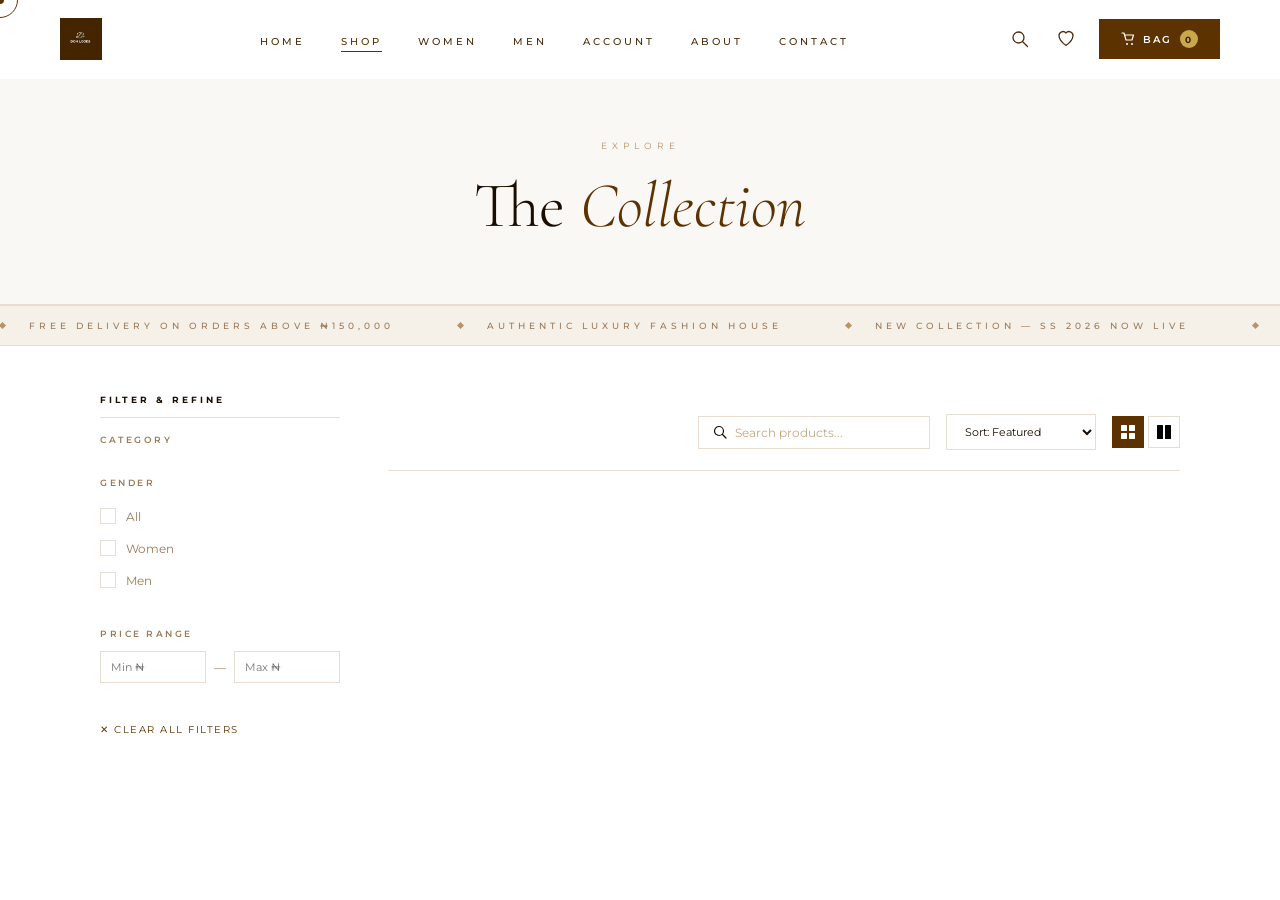
<file: shop.html>
<!DOCTYPE html>
<html lang="en">
<head>
<meta charset="UTF-8">
<meta name="viewport" content="width=device-width, initial-scale=1.0">
<title>Shop — DON LOOKS</title>
<link rel="preconnect" href="https://fonts.googleapis.com">
<link href="https://fonts.googleapis.com/css2?family=Cormorant+Garamond:ital,wght@0,300;0,400;1,300;1,400&family=Montserrat:wght@300;400;500;600;700&display=swap" rel="stylesheet">
<link rel="stylesheet" href="styles.css">
<style>
.shop-layout{display:grid;grid-template-columns:240px 1fr;gap:48px;padding:48px 0 100px;}
.sidebar{position:sticky;top:100px;align-self:start;}
.filter-title{font-size:9px;letter-spacing:3px;text-transform:uppercase;color:var(--text-dark);font-weight:700;margin-bottom:16px;padding-bottom:12px;border-bottom:1px solid var(--border);}
.filter-group{margin-bottom:32px;}
.filter-group-label{font-size:9px;letter-spacing:2.5px;text-transform:uppercase;color:var(--text-muted);font-weight:600;margin-bottom:12px;}
.filter-option{display:flex;align-items:center;gap:10px;padding:8px 0;cursor:pointer;border:none;background:none;width:100%;font-family:'Montserrat',sans-serif;font-size:12px;color:var(--text-muted);transition:color .3s;}
.filter-option:hover,.filter-option.active{color:var(--brown-mid);}
.filter-option .check{width:16px;height:16px;border:1px solid var(--border);flex-shrink:0;display:flex;align-items:center;justify-content:center;transition:all .3s;}
.filter-option.active .check{background:var(--brown-mid);border-color:var(--brown-mid);}
.filter-option.active .check::after{content:'✓';color:white;font-size:10px;}
.filter-count{margin-left:auto;font-size:10px;color:var(--text-light);}
.price-range{display:flex;flex-direction:column;gap:8px;}
.price-inputs{display:flex;gap:8px;align-items:center;}
.price-input{width:100%;padding:8px 10px;border:1px solid var(--border);font-family:'Montserrat',sans-serif;font-size:11px;color:var(--text-dark);outline:none;}
.price-input:focus{border-color:var(--brown-mid);}
.clear-filters{font-size:10px;letter-spacing:1.5px;text-transform:uppercase;color:var(--brown-mid);background:none;border:none;cursor:pointer;padding:0;font-family:'Montserrat',sans-serif;margin-top:8px;}
.clear-filters:hover{text-decoration:underline;}

.shop-main{}
.shop-toolbar{display:flex;justify-content:space-between;align-items:center;margin-bottom:32px;padding-bottom:20px;border-bottom:1px solid var(--border);}
.results-count{font-size:12px;color:var(--text-muted);}
.results-count strong{color:var(--text-dark);}
.toolbar-right{display:flex;align-items:center;gap:16px;}
.search-bar{display:flex;align-items:center;border:1px solid var(--border);padding:8px 14px;gap:8px;transition:border-color .3s;}
.search-bar:focus-within{border-color:var(--brown-mid);}
.search-bar input{border:none;outline:none;font-family:'Montserrat',sans-serif;font-size:12px;color:var(--text-dark);width:180px;background:transparent;}
.search-bar input::placeholder{color:var(--text-light);}
.sort-select{padding:9px 14px;border:1px solid var(--border);font-family:'Montserrat',sans-serif;font-size:11px;color:var(--text-dark);outline:none;cursor:pointer;background:var(--white);}
.sort-select:focus{border-color:var(--brown-mid);}
.view-toggle{display:flex;gap:4px;}
.view-btn{width:32px;height:32px;border:1px solid var(--border);background:none;display:flex;align-items:center;justify-content:center;cursor:pointer;transition:all .3s;}
.view-btn.active{background:var(--brown-mid);border-color:var(--brown-mid);color:white;}
.view-btn svg{pointer-events:none;}

.no-results{grid-column:1/-1;text-align:center;padding:80px 20px;}
.no-results-icon{font-size:48px;margin-bottom:16px;opacity:.3;}
.no-results h3{font-family:'Cormorant Garamond',serif;font-size:32px;font-weight:300;margin-bottom:8px;}
.no-results p{font-size:12px;color:var(--text-muted);}

.active-filters{display:flex;gap:8px;flex-wrap:wrap;margin-bottom:20px;}
.filter-tag{display:flex;align-items:center;gap:6px;background:var(--cream);border:1px solid var(--border);padding:5px 12px;font-size:10px;color:var(--text-mid);letter-spacing:1px;}
.filter-tag button{background:none;border:none;cursor:pointer;color:var(--text-muted);font-size:14px;line-height:1;padding:0;}

@media(max-width:900px){
  .shop-layout{grid-template-columns:1fr;}
  .sidebar{position:static;display:none;}
  .sidebar.mobile-open{display:block;}
}
</style>
</head>
<body>
<div id="navContainer"></div>

<div class="page-hero">
  <div class="page-hero-label">Explore</div>
  <h1 class="page-hero-h1">The <em>Collection</em></h1>
</div>
<div id="marqueeContainer"></div>

<div class="container">
  <div class="shop-layout">
    <!-- SIDEBAR -->
    <aside class="sidebar">
      <div class="filter-title">Filter & Refine</div>

      <div class="filter-group">
        <div class="filter-group-label">Category</div>
        <div id="catFilters"></div>
      </div>

      <div class="filter-group">
        <div class="filter-group-label">Gender</div>
        <button class="filter-option" data-filter="gender" data-value="All" onclick="toggleFilter('gender','All',this)">
          <span class="check"></span>All<span class="filter-count" id="cnt-gender-All"></span>
        </button>
        <button class="filter-option" data-filter="gender" data-value="Women" onclick="toggleFilter('gender','Women',this)">
          <span class="check"></span>Women<span class="filter-count" id="cnt-gender-Women"></span>
        </button>
        <button class="filter-option" data-filter="gender" data-value="Men" onclick="toggleFilter('gender','Men',this)">
          <span class="check"></span>Men<span class="filter-count" id="cnt-gender-Men"></span>
        </button>
      </div>

      <div class="filter-group">
        <div class="filter-group-label">Price Range</div>
        <div class="price-range">
          <div class="price-inputs">
            <input type="number" class="price-input" id="priceMin" placeholder="Min ₦" onchange="applyFilters()">
            <span style="color:var(--text-muted);font-size:12px">—</span>
            <input type="number" class="price-input" id="priceMax" placeholder="Max ₦" onchange="applyFilters()">
          </div>
        </div>
      </div>

      <button class="clear-filters" onclick="clearFilters()">✕ Clear All Filters</button>
    </aside>

    <!-- MAIN -->
    <div class="shop-main">
      <div class="active-filters" id="activeFilters"></div>
      <div class="shop-toolbar">
        <div class="results-count" id="resultsCount"></div>
        <div class="toolbar-right">
          <div class="search-bar">
            <svg width="14" height="14" viewBox="0 0 14 14" fill="none"><circle cx="6" cy="6" r="4.5" stroke="currentColor" stroke-width="1.2"/><line x1="9.5" y1="9.5" x2="13" y2="13" stroke="currentColor" stroke-width="1.2" stroke-linecap="round"/></svg>
            <input type="text" id="searchInput" placeholder="Search products..." oninput="applyFilters()">
          </div>
          <select class="sort-select" id="sortSelect" onchange="applyFilters()">
            <option value="default">Sort: Featured</option>
            <option value="price-asc">Price: Low to High</option>
            <option value="price-desc">Price: High to Low</option>
            <option value="name-asc">Name: A–Z</option>
            <option value="rating">Top Rated</option>
          </select>
          <div class="view-toggle">
            <button class="view-btn active" id="view4" onclick="setView(4)" title="4 column">
              <svg width="14" height="14" viewBox="0 0 14 14"><rect x="0" y="0" width="6" height="6" fill="currentColor" rx="0.5"/><rect x="8" y="0" width="6" height="6" fill="currentColor" rx="0.5"/><rect x="0" y="8" width="6" height="6" fill="currentColor" rx="0.5"/><rect x="8" y="8" width="6" height="6" fill="currentColor" rx="0.5"/></svg>
            </button>
            <button class="view-btn" id="view2" onclick="setView(2)" title="2 column">
              <svg width="14" height="14" viewBox="0 0 14 14"><rect x="0" y="0" width="6" height="14" fill="currentColor" rx="0.5"/><rect x="8" y="0" width="6" height="14" fill="currentColor" rx="0.5"/></svg>
            </button>
          </div>
        </div>
      </div>
      <div class="products-grid" id="shopGrid"></div>
    </div>
  </div>
</div>

<div id="footerContainer"></div>
<script src="data.js"></script>
<script src="app.js"></script>
<script>
document.getElementById('navContainer').innerHTML = renderNav('shop');
document.getElementById('marqueeContainer').innerHTML = renderMarquee();
document.getElementById('footerContainer').innerHTML = renderFooter();

let activeFilters = { category:'All', gender:'All' };
let currentView = 4;

// Read URL params
const urlParams = new URLSearchParams(location.search);
const urlCat = urlParams.get('cat');
if(urlCat){
  if(['Women','Men'].includes(urlCat)) activeFilters.gender = urlCat;
  else activeFilters.category = urlCat;
}

// Build category filters
const cats = ['All',...new Set(DONLOOKS.products.map(p=>p.category))];
document.getElementById('catFilters').innerHTML = cats.map(c=>`
  <button class="filter-option ${activeFilters.category===c?'active':''}" data-filter="category" data-value="${c}" onclick="toggleFilter('category','${c}',this)">
    <span class="check"></span>${c}
    <span class="filter-count" id="cnt-cat-${c.replace(/\s/g,'-')}">${c==='All'?DONLOOKS.products.length:DONLOOKS.products.filter(p=>p.category===c).length}</span>
  </button>`).join('');

// Set gender count
['All','Women','Men'].forEach(g=>{
  const el = document.getElementById('cnt-gender-'+g);
  if(el) el.textContent = g==='All' ? DONLOOKS.products.length : DONLOOKS.products.filter(p=>p.gender===g).length;
});

function toggleFilter(type, value, btn){
  activeFilters[type] = value;
  document.querySelectorAll(`[data-filter="${type}"]`).forEach(b=>{
    b.classList.toggle('active', b.dataset.value===value);
  });
  applyFilters();
}

function applyFilters(){
  let products = [...DONLOOKS.products];
  const search = document.getElementById('searchInput').value.toLowerCase().trim();
  const sort = document.getElementById('sortSelect').value;
  const minP = parseFloat(document.getElementById('priceMin').value)||0;
  const maxP = parseFloat(document.getElementById('priceMax').value)||Infinity;

  if(activeFilters.category !== 'All') products = products.filter(p=>p.category===activeFilters.category);
  if(activeFilters.gender !== 'All') products = products.filter(p=>p.gender===activeFilters.gender);
  if(search) products = products.filter(p=>p.name.toLowerCase().includes(search)||p.category.toLowerCase().includes(search)||p.description.toLowerCase().includes(search));
  products = products.filter(p=>p.price>=minP && p.price<=maxP);

  if(sort==='price-asc') products.sort((a,b)=>a.price-b.price);
  else if(sort==='price-desc') products.sort((a,b)=>b.price-a.price);
  else if(sort==='name-asc') products.sort((a,b)=>a.name.localeCompare(b.name));
  else if(sort==='rating') products.sort((a,b)=>b.rating-a.rating);

  document.getElementById('resultsCount').innerHTML = `<strong>${products.length}</strong> products found`;

  const grid = document.getElementById('shopGrid');
  if(products.length===0){
    grid.innerHTML=`<div class="no-results"><div class="no-results-icon">🔍</div><h3>No products found</h3><p>Try adjusting your filters or search term.</p></div>`;
  } else {
    grid.innerHTML = products.map(productCardHTML).join('');
  }

  // Active filter tags
  const tags = [];
  if(activeFilters.category!=='All') tags.push({label:'Category: '+activeFilters.category, clear:()=>toggleFilter('category','All',document.querySelector('[data-filter="category"][data-value="All"]'))});
  if(activeFilters.gender!=='All') tags.push({label:'Gender: '+activeFilters.gender, clear:()=>toggleFilter('gender','All',document.querySelector('[data-filter="gender"][data-value="All"]'))});
  document.getElementById('activeFilters').innerHTML = tags.map(t=>`<span class="filter-tag">${t.label}</span>`).join('');
}

function clearFilters(){
  activeFilters = {category:'All',gender:'All'};
  document.getElementById('searchInput').value='';
  document.getElementById('priceMin').value='';
  document.getElementById('priceMax').value='';
  document.getElementById('sortSelect').value='default';
  document.querySelectorAll('.filter-option').forEach(b=>{
    b.classList.toggle('active', b.dataset.value==='All');
  });
  applyFilters();
}

function setView(cols){
  currentView = cols;
  const grid = document.getElementById('shopGrid');
  grid.className = cols===2 ? 'products-grid three-col' : 'products-grid';
  document.getElementById('view4').classList.toggle('active', cols===4);
  document.getElementById('view2').classList.toggle('active', cols===2);
}

applyFilters();
</script>
</body>
</html>
</file>
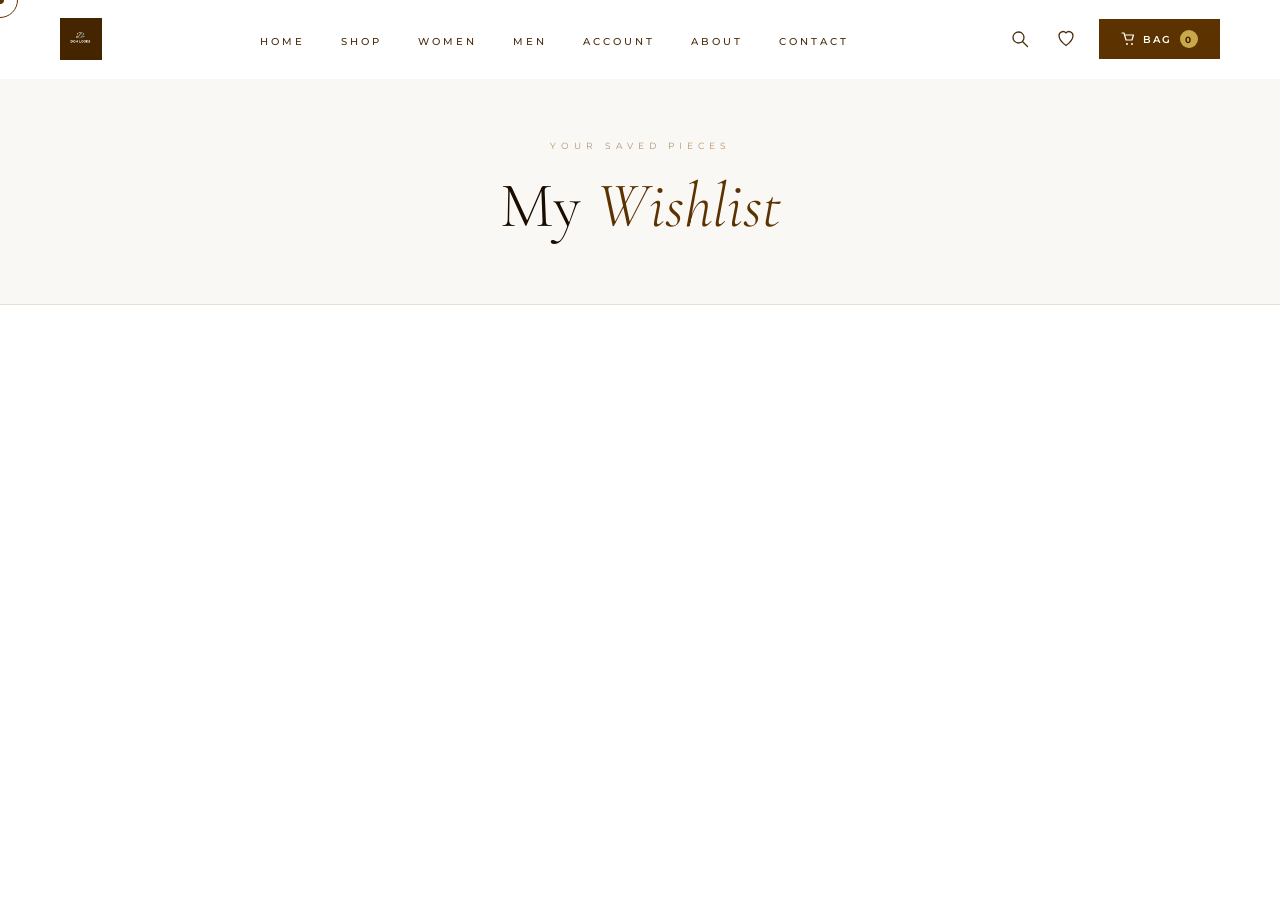
<file: wishlist.html>
<!DOCTYPE html>
<html lang="en">
<head>
<meta charset="UTF-8">
<meta name="viewport" content="width=device-width, initial-scale=1.0">
<title>Wishlist — DON LOOKS</title>
<link rel="preconnect" href="https://fonts.googleapis.com">
<link href="https://fonts.googleapis.com/css2?family=Cormorant+Garamond:ital,wght@0,300;0,400;1,300;1,400&family=Montserrat:wght@300;400;500;600;700&display=swap" rel="stylesheet">
<link rel="stylesheet" href="styles.css">
</head>
<body>
<div id="navContainer"></div>
<div class="page-hero">
  <div class="page-hero-label">Your Saved Pieces</div>
  <h1 class="page-hero-h1">My <em>Wishlist</em></h1>
</div>
<div class="container section-pad">
  <div id="wishContent"></div>
</div>
<div id="footerContainer"></div>
<script src="data.js"></script>
<script src="app.js"></script>
<script>
document.getElementById('navContainer').innerHTML = renderNav('');
document.getElementById('footerContainer').innerHTML = renderFooter();

const ids = Wishlist.get();
const products = ids.map(id=>DONLOOKS.products.find(p=>p.id===id)).filter(Boolean);

if(products.length===0){
  document.getElementById('wishContent').innerHTML = `
    <div class="empty-state">
      <div class="empty-state-icon">♡</div>
      <h3>Your Wishlist is Empty</h3>
      <p>Save pieces you love by clicking the heart icon on any product.<br>They'll be waiting here when you're ready.</p>
      <a href="shop.html" class="btn-fill">Explore Collection</a>
    </div>`;
} else {
  document.getElementById('wishContent').innerHTML = `
    <div style="display:flex;justify-content:space-between;align-items:center;margin-bottom:40px">
      <p style="font-size:12px;color:var(--text-muted)">${products.length} saved piece${products.length!==1?'s':''}</p>
      <button class="btn-outline" style="font-size:10px" onclick="if(confirm('Clear your wishlist?')){localStorage.removeItem('dl_wish');location.reload();}">Clear Wishlist</button>
    </div>
    <div class="products-grid">${products.map(productCardHTML).join('')}</div>`;
}
</script>
</body>
</html>
</file>
<file: styles.css>
/* ============================================================
   DON LOOKS — GLOBAL STYLES
   ============================================================ */
*,*::before,*::after{margin:0;padding:0;box-sizing:border-box;}
:root{
  --white:#ffffff;
  --off-white:#faf8f5;
  --cream:#f5f0e8;
  --cream-mid:#ede5d6;
  --brown-pale:#d4b896;
  --brown-light:#b8926a;
  --brown:#7a4f2d;
  --brown-mid:#5c3200;
  --brown-dark:#3d1f00;
  --brown-deep:#1a0d00;
  --gold:#c9a84c;
  --gold-light:#e8c97a;
  --text-dark:#1a0d00;
  --text-mid:#4a2e0f;
  --text-muted:#9a7a5a;
  --text-light:#c4a882;
  --border:#e8ddd0;
  --border-strong:#c4a882;
  --success:#2d7a4f;
  --error:#c0392b;
}
html{scroll-behavior:smooth;}
body{font-family:'Montserrat',sans-serif;background:var(--white);color:var(--text-dark);overflow-x:hidden;}
a{text-decoration:none;color:inherit;}
button{cursor:pointer;font-family:'Montserrat',sans-serif;}
img{max-width:100%;display:block;}

/* CUSTOM CURSOR */
.cursor{position:fixed;width:8px;height:8px;background:var(--brown-mid);border-radius:50%;pointer-events:none;z-index:9999;transform:translate(-50%,-50%);transition:width .3s,height .3s,background .3s;}
.cursor-ring{position:fixed;width:36px;height:36px;border:1px solid var(--brown-mid);border-radius:50%;pointer-events:none;z-index:9998;transform:translate(-50%,-50%);transition:width .3s,height .3s,opacity .3s;}
.cursor.hover{width:14px;height:14px;background:var(--gold);}
.cursor-ring.hover{width:50px;height:50px;border-color:var(--gold);opacity:.6;}

/* NAV */
nav{position:fixed;top:0;left:0;right:0;z-index:500;display:flex;align-items:center;justify-content:space-between;padding:18px 60px;background:rgba(255,255,255,0.97);backdrop-filter:blur(16px);border-bottom:1px solid transparent;transition:all .4s;}
nav.scrolled{padding:12px 60px;border-bottom-color:var(--border);}
.nav-logo img{height:42px;width:auto;object-fit:contain;}
.nav-links{display:flex;gap:36px;list-style:none;}
.nav-links a{font-size:10px;font-weight:500;letter-spacing:3px;text-transform:uppercase;color:var(--text-mid);transition:color .3s;position:relative;}
.nav-links a::after{content:'';position:absolute;bottom:-4px;left:0;right:0;height:1px;background:var(--brown-mid);transform:scaleX(0);transition:transform .3s;}
.nav-links a:hover,.nav-links a.active{color:var(--brown-mid);}
.nav-links a:hover::after,.nav-links a.active::after{transform:scaleX(1);}
.nav-actions{display:flex;align-items:center;gap:20px;}
.nav-icon{cursor:pointer;color:var(--text-mid);transition:color .3s;display:flex;align-items:center;background:none;border:none;padding:4px;}
.nav-icon:hover{color:var(--brown-mid);}
.cart-btn-nav{font-size:10px;font-weight:600;letter-spacing:2px;text-transform:uppercase;color:var(--white);background:var(--brown-mid);padding:11px 22px;border:none;transition:background .3s;display:flex;align-items:center;gap:8px;}
.cart-btn-nav:hover{background:var(--brown-dark);}
.cart-count{background:var(--gold);color:var(--brown-dark);border-radius:50%;width:18px;height:18px;font-size:9px;font-weight:700;display:inline-flex;align-items:center;justify-content:center;}

/* MOBILE NAV TOGGLE */
.nav-mobile-toggle{display:none;flex-direction:column;gap:5px;background:none;border:none;padding:4px;cursor:pointer;}
.nav-mobile-toggle span{display:block;width:24px;height:1.5px;background:var(--text-dark);transition:all .3s;}
.mobile-menu{display:none;position:fixed;top:0;left:0;right:0;bottom:0;background:var(--white);z-index:490;flex-direction:column;align-items:center;justify-content:center;gap:32px;}
.mobile-menu.open{display:flex;}
.mobile-menu a{font-size:28px;font-family:'Cormorant Garamond',serif;font-weight:300;color:var(--text-dark);letter-spacing:2px;}
.mobile-menu a:hover{color:var(--brown-mid);}
.mobile-close{position:absolute;top:24px;right:24px;font-size:28px;background:none;border:none;color:var(--text-dark);}

/* MARQUEE */
.marquee-band{overflow:hidden;padding:14px 0;border-top:1px solid var(--border);border-bottom:1px solid var(--border);background:var(--cream);}
.marquee-inner{display:flex;gap:64px;width:max-content;animation:marquee 30s linear infinite;}
.marquee-item{font-size:9px;letter-spacing:4px;font-weight:500;color:var(--text-muted);text-transform:uppercase;white-space:nowrap;display:flex;align-items:center;gap:24px;}
.marquee-diamond{width:5px;height:5px;background:var(--brown-light);transform:rotate(45deg);flex-shrink:0;}
@keyframes marquee{from{transform:translateX(0);}to{transform:translateX(-50%);}}

/* BUTTONS */
.btn-fill{font-size:10px;font-weight:600;letter-spacing:2.5px;text-transform:uppercase;color:var(--white);background:var(--brown-mid);padding:16px 40px;border:1px solid var(--brown-mid);transition:all .35s;display:inline-block;}
.btn-fill:hover{background:var(--brown-dark);border-color:var(--brown-dark);}
.btn-outline{font-size:10px;font-weight:500;letter-spacing:2.5px;text-transform:uppercase;color:var(--brown-mid);background:transparent;padding:16px 28px;border:1px solid var(--border-strong);transition:all .35s;display:inline-block;}
.btn-outline:hover{border-color:var(--brown-mid);background:rgba(90,50,0,.04);}
.btn-white{font-size:10px;font-weight:600;letter-spacing:2.5px;text-transform:uppercase;color:var(--brown-mid);background:var(--white);padding:15px 36px;border:1px solid var(--white);transition:all .35s;display:inline-block;}
.btn-white:hover{background:transparent;color:var(--white);}
.btn-gold{font-size:10px;font-weight:600;letter-spacing:2px;text-transform:uppercase;color:var(--brown-dark);background:var(--gold);padding:16px 40px;border:1px solid var(--gold);transition:all .35s;display:inline-block;}
.btn-gold:hover{background:var(--gold-light);}

/* SECTION COMMONS */
.container{max-width:1200px;margin:0 auto;padding:0 60px;}
.section-pad{padding:100px 0;}
.sec-label{font-size:9px;letter-spacing:5px;text-transform:uppercase;color:var(--brown-light);margin-bottom:16px;display:flex;align-items:center;gap:14px;}
.sec-label::before{content:'';width:28px;height:1px;background:var(--brown-light);}
.sec-h2{font-family:'Cormorant Garamond',serif;font-size:clamp(38px,4vw,56px);font-weight:300;line-height:1.05;color:var(--text-dark);margin-bottom:12px;}
.sec-h2 em{font-style:italic;color:var(--brown-mid);}
.sec-p{font-size:12px;color:var(--text-muted);line-height:2;max-width:420px;}

/* PRODUCT CARD */
.products-grid{display:grid;grid-template-columns:repeat(4,1fr);gap:28px;}
.products-grid.three-col{grid-template-columns:repeat(3,1fr);}
.product-card{cursor:pointer;transition:transform .4s;}
.product-card:hover{transform:translateY(-6px);}
.product-img-wrap{aspect-ratio:3/4;background:var(--cream);border:1px solid var(--border);position:relative;overflow:hidden;margin-bottom:16px;display:flex;align-items:center;justify-content:center;transition:border-color .35s;}
.product-card:hover .product-img-wrap{border-color:var(--border-strong);}
.product-img-wrap img{width:100%;height:100%;object-fit:cover;position:absolute;inset:0;}
.product-placeholder{font-family:'Cormorant Garamond',serif;font-size:80px;font-weight:300;color:rgba(90,50,0,.08);user-select:none;}
.product-badge-label{position:absolute;top:14px;left:14px;color:var(--white);font-size:7px;letter-spacing:2px;font-weight:700;padding:4px 10px;text-transform:uppercase;}
.badge-new{background:var(--brown-mid);}
.badge-sale{background:var(--error);}
.badge-exclusive{background:var(--brown-dark);}
.badge-best-seller,.badge-signature{background:var(--gold);color:var(--brown-dark);}
.product-wish-btn{position:absolute;top:14px;right:14px;width:32px;height:32px;background:var(--white);border:1px solid var(--border);display:flex;align-items:center;justify-content:center;opacity:0;transition:opacity .3s;cursor:pointer;}
.product-card:hover .product-wish-btn{opacity:1;}
.product-wish-btn.active svg{fill:var(--brown-mid);stroke:var(--brown-mid);}
.product-action-bar{position:absolute;bottom:0;left:0;right:0;background:rgba(26,13,0,.9);padding:14px;transform:translateY(100%);transition:transform .35s;text-align:center;}
.product-card:hover .product-action-bar{transform:translateY(0);}
.product-action-bar span{font-size:9px;letter-spacing:2.5px;text-transform:uppercase;color:var(--cream);font-weight:500;}
.product-cat{font-size:8px;letter-spacing:3px;color:var(--brown-light);text-transform:uppercase;margin-bottom:6px;}
.product-name{font-family:'Cormorant Garamond',serif;font-size:19px;font-weight:400;color:var(--text-dark);margin-bottom:8px;}
.product-price-row{display:flex;justify-content:space-between;align-items:center;}
.product-price{font-size:13px;color:var(--text-dark);font-weight:600;}
.product-original-price{font-size:11px;color:var(--text-muted);text-decoration:line-through;margin-left:8px;font-weight:400;}
.product-rating{font-size:9px;color:var(--gold);letter-spacing:2px;}

/* TOAST */
.toast{position:fixed;bottom:32px;right:32px;background:var(--brown-mid);color:var(--white);padding:16px 24px;font-size:11px;letter-spacing:1px;z-index:9999;transform:translateX(200%);transition:transform .4s;display:flex;align-items:center;gap:12px;max-width:320px;}
.toast.show{transform:translateX(0);}
.toast-icon{font-size:16px;}

/* FOOTER */
footer{background:var(--off-white);border-top:1px solid var(--border);padding:72px 60px 32px;}
.footer-top{display:grid;grid-template-columns:2fr 1fr 1fr 1fr;gap:56px;margin-bottom:56px;}
.footer-brand-logo{height:46px;width:auto;object-fit:contain;margin-bottom:14px;filter:brightness(.15);}
.footer-tagline{font-size:9px;letter-spacing:3.5px;text-transform:uppercase;color:var(--brown-light);margin-bottom:14px;}
.footer-about{font-size:12px;color:var(--text-muted);line-height:1.9;max-width:260px;}
.footer-col-title{font-size:8px;letter-spacing:4px;text-transform:uppercase;color:var(--text-dark);font-weight:700;margin-bottom:22px;}
.footer-links{list-style:none;}
.footer-links li{margin-bottom:12px;}
.footer-links a{font-size:12px;color:var(--text-muted);transition:color .3s;}
.footer-links a:hover{color:var(--brown-mid);}
.footer-bottom{border-top:1px solid var(--border);padding-top:24px;display:flex;justify-content:space-between;align-items:center;}
.footer-copy{font-size:10px;color:var(--text-muted);}
.socials{display:flex;gap:10px;}
.social-btn{width:36px;height:36px;border:1px solid var(--border);display:flex;align-items:center;justify-content:center;font-size:10px;font-weight:700;color:var(--text-muted);transition:all .3s;}
.social-btn:hover{border-color:var(--brown-mid);color:var(--brown-mid);}

/* REVEAL */
.reveal{opacity:0;transform:translateY(24px);transition:opacity .8s,transform .8s;}
.reveal.vis{opacity:1;transform:translateY(0);}

/* BREADCRUMB */
.breadcrumb{font-size:10px;color:var(--text-muted);letter-spacing:1px;display:flex;align-items:center;gap:10px;margin-bottom:32px;}
.breadcrumb a{color:var(--text-muted);transition:color .3s;}
.breadcrumb a:hover{color:var(--brown-mid);}
.breadcrumb span{color:var(--text-dark);}

/* PAGE HERO */
.page-hero{padding:140px 60px 60px;text-align:center;background:var(--off-white);border-bottom:1px solid var(--border);}
.page-hero-label{font-size:9px;letter-spacing:5px;text-transform:uppercase;color:var(--brown-light);margin-bottom:16px;}
.page-hero-h1{font-family:'Cormorant Garamond',serif;font-size:clamp(44px,5vw,72px);font-weight:300;color:var(--text-dark);}
.page-hero-h1 em{font-style:italic;color:var(--brown-mid);}

/* FORM ELEMENTS */
.form-group{margin-bottom:20px;}
.form-label{display:block;font-size:9px;letter-spacing:2.5px;text-transform:uppercase;color:var(--text-muted);margin-bottom:8px;font-weight:600;}
.form-input,.form-select{width:100%;padding:14px 16px;border:1px solid var(--border);background:var(--white);font-family:'Montserrat',sans-serif;font-size:12px;color:var(--text-dark);outline:none;transition:border-color .3s;appearance:none;}
.form-input:focus,.form-select:focus{border-color:var(--brown-mid);}
.form-input::placeholder{color:var(--text-light);}

/* EMPTY STATE */
.empty-state{text-align:center;padding:80px 40px;}
.empty-state-icon{font-size:64px;margin-bottom:24px;opacity:.3;}
.empty-state h3{font-family:'Cormorant Garamond',serif;font-size:36px;font-weight:300;color:var(--text-dark);margin-bottom:12px;}
.empty-state p{font-size:12px;color:var(--text-muted);line-height:2;margin-bottom:32px;}

/* RESPONSIVE */
@media(max-width:1024px){
  .products-grid{grid-template-columns:repeat(3,1fr);}
  nav{padding:16px 32px;}
  .container{padding:0 32px;}
  footer{padding:60px 32px 28px;}
  .footer-top{grid-template-columns:1fr 1fr;gap:40px;}
}
@media(max-width:768px){
  .products-grid{grid-template-columns:repeat(2,1fr);gap:16px;}
  .nav-links{display:none;}
  .nav-mobile-toggle{display:flex;}
  nav{padding:14px 24px;}
  .container{padding:0 24px;}
  .section-pad{padding:64px 0;}
  footer{padding:48px 24px 24px;}
  .footer-top{grid-template-columns:1fr;}
  .footer-bottom{flex-direction:column;gap:20px;text-align:center;}
}
@media(max-width:480px){
  .products-grid{grid-template-columns:1fr 1fr;gap:12px;}
}
</file>
